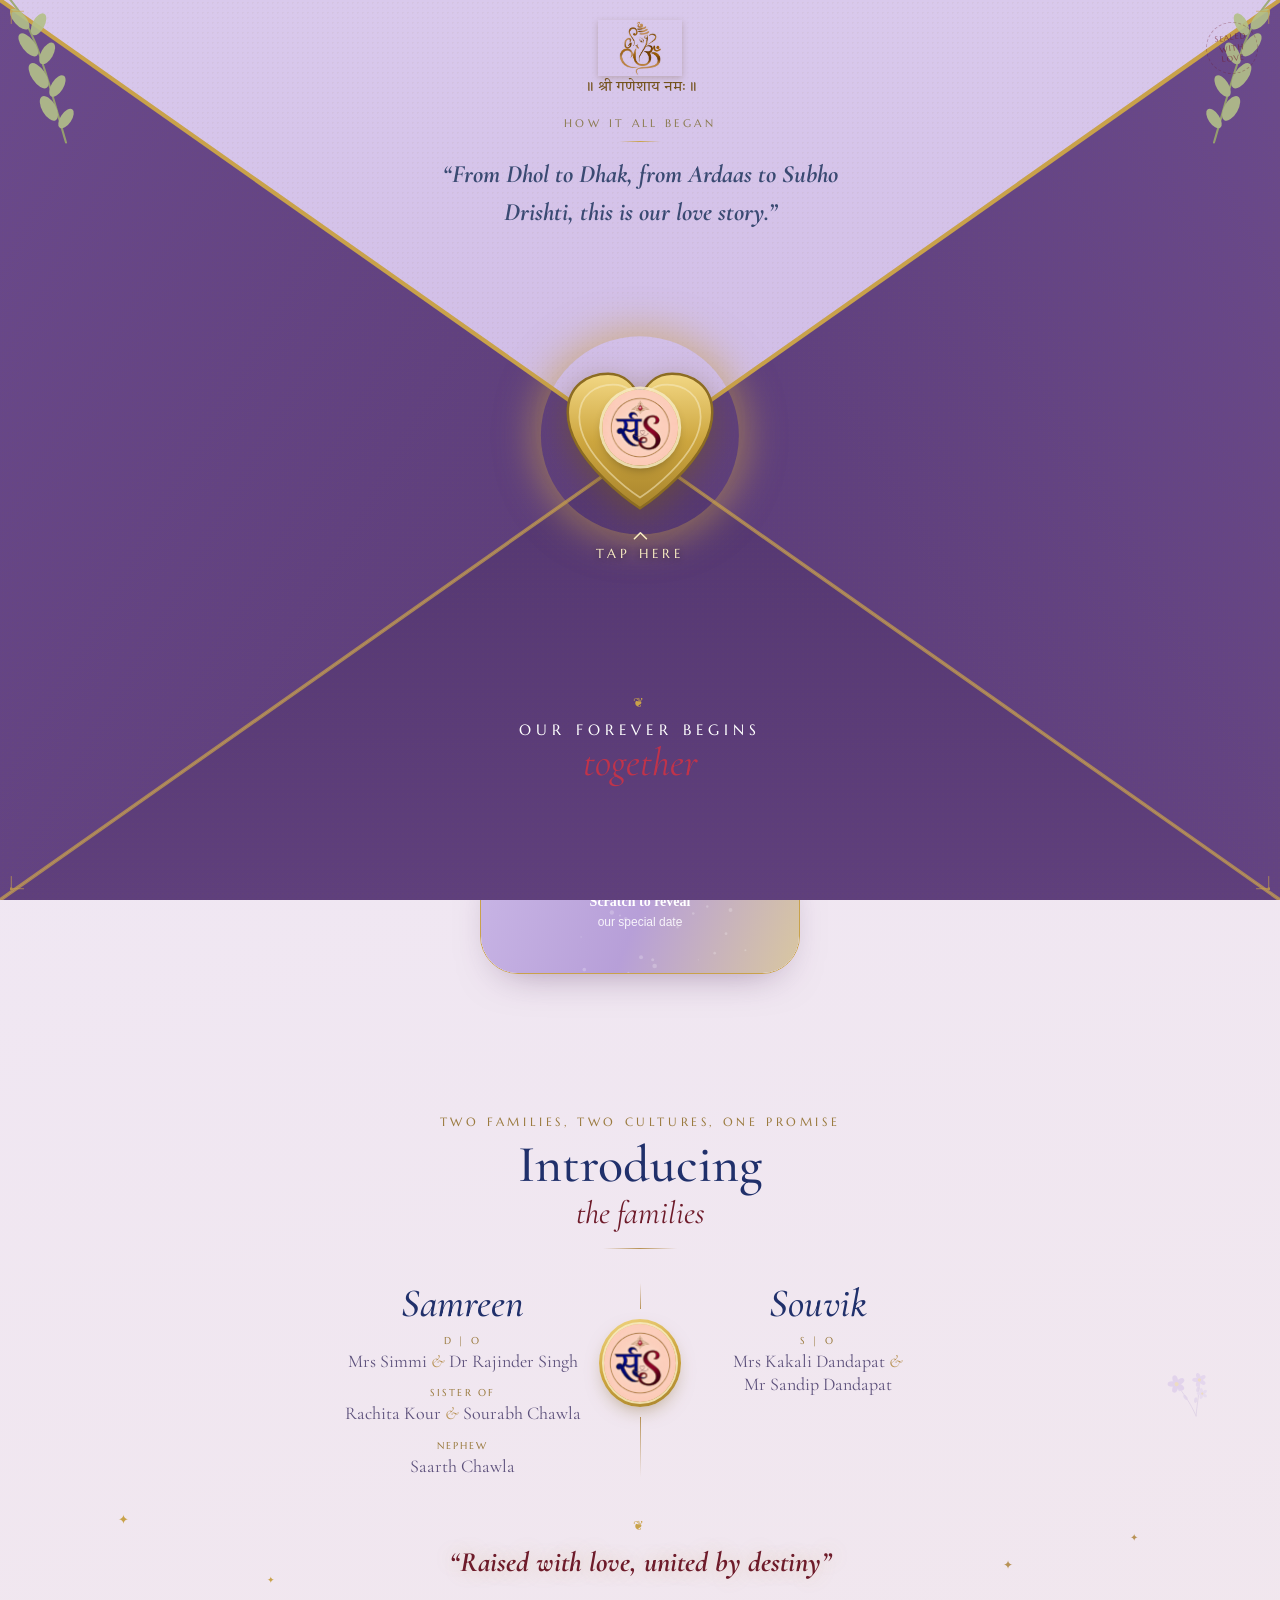
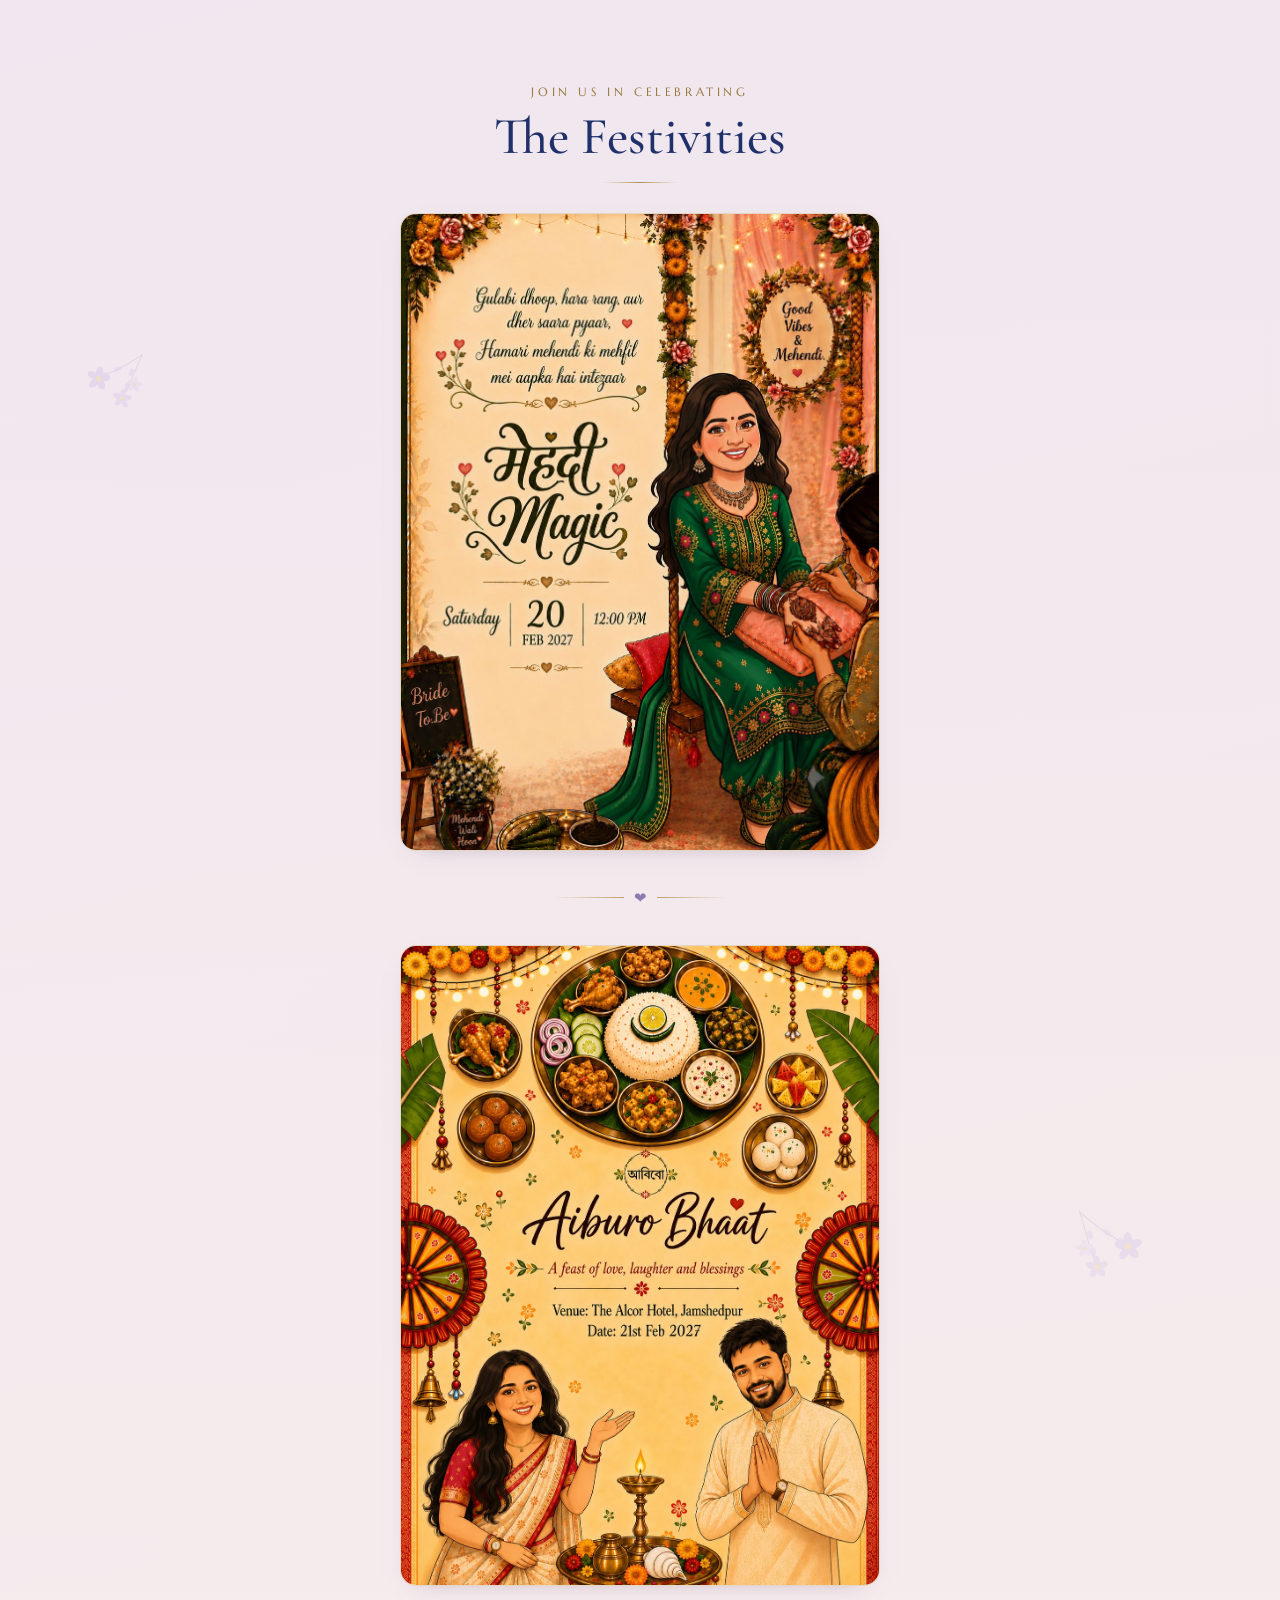
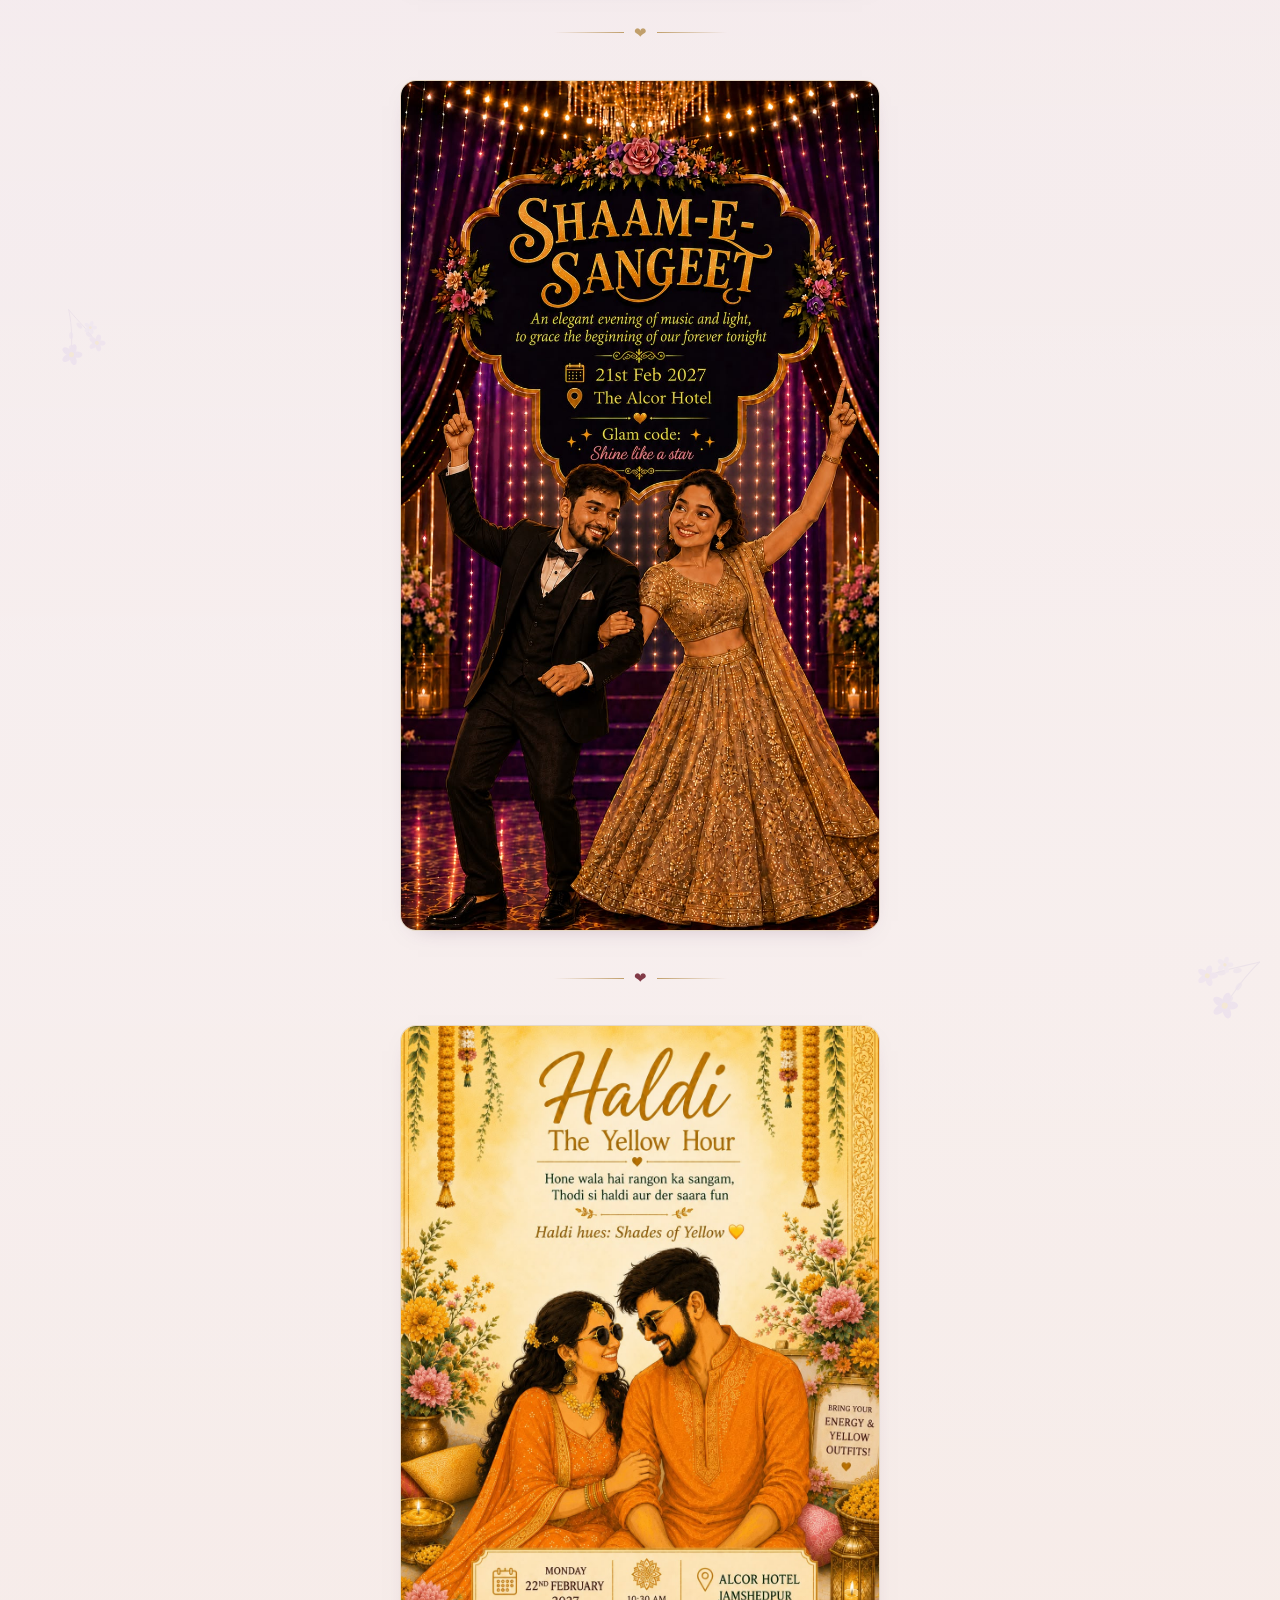
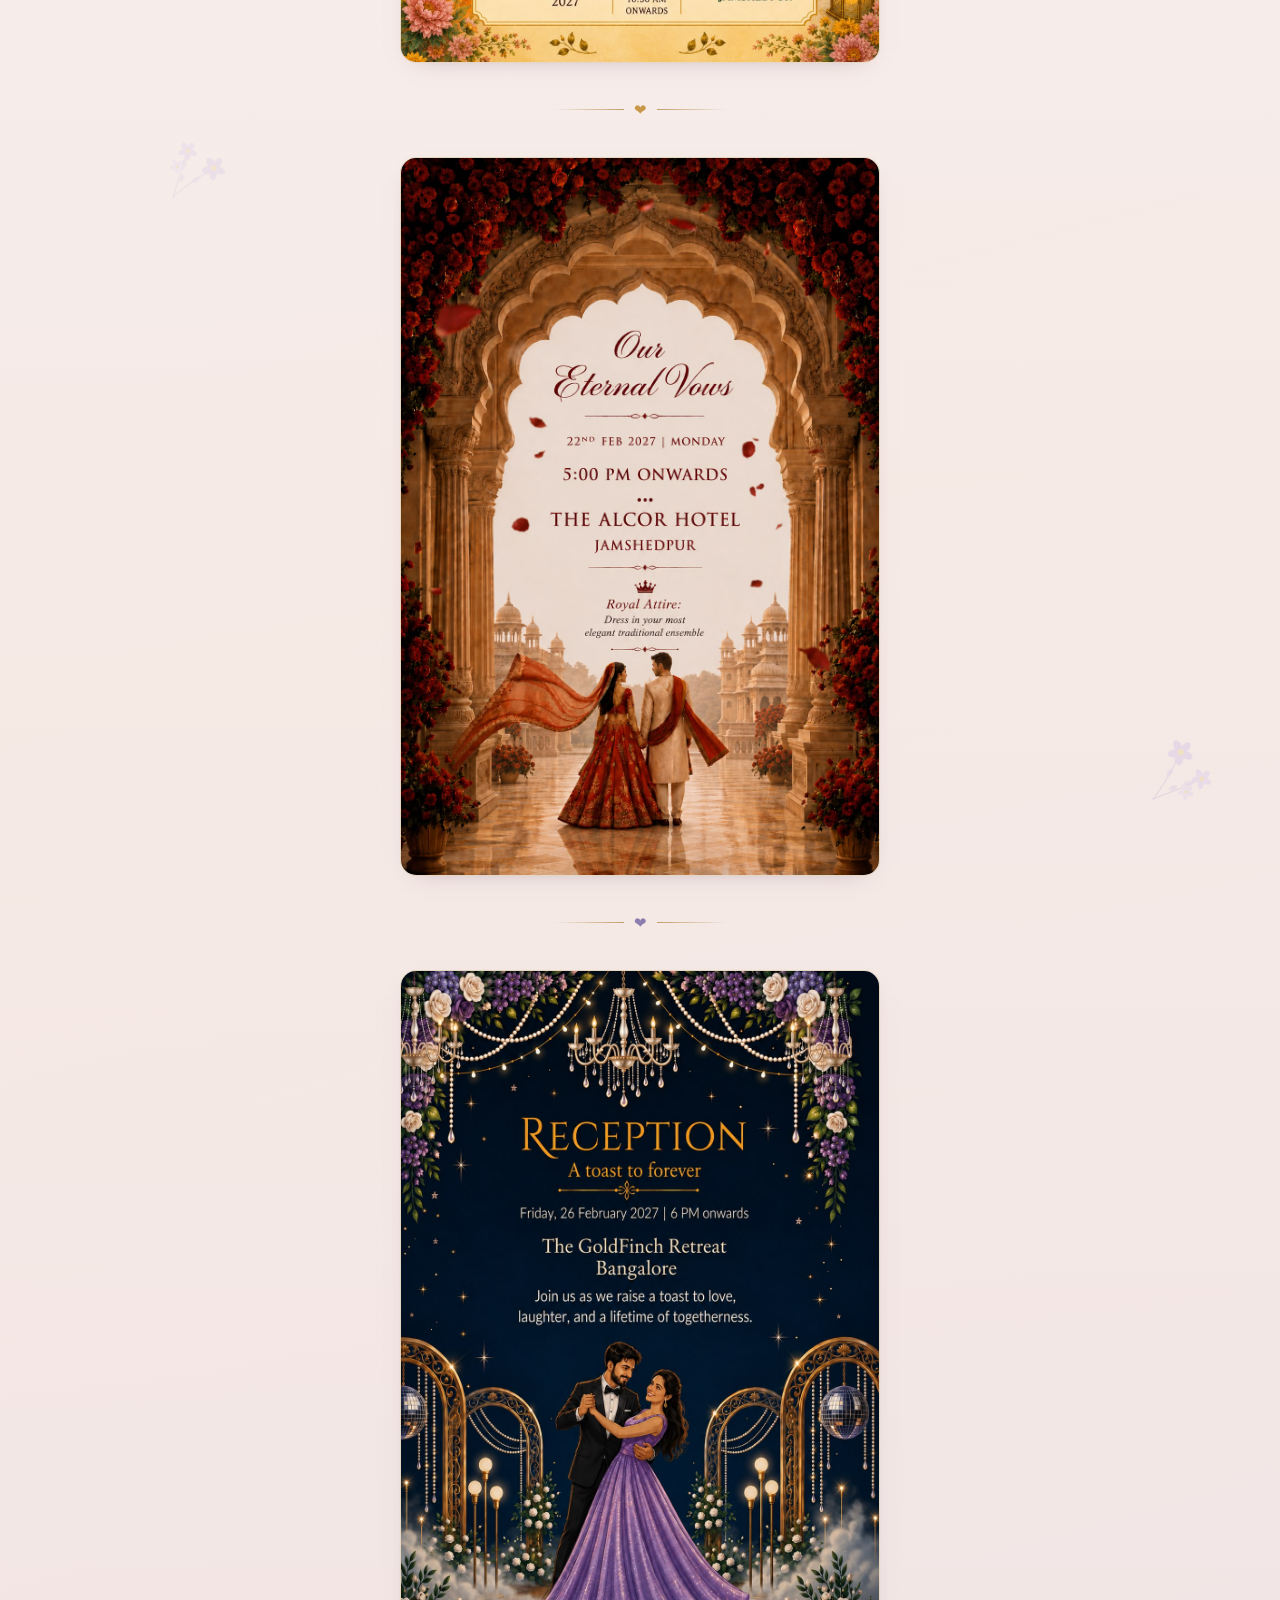
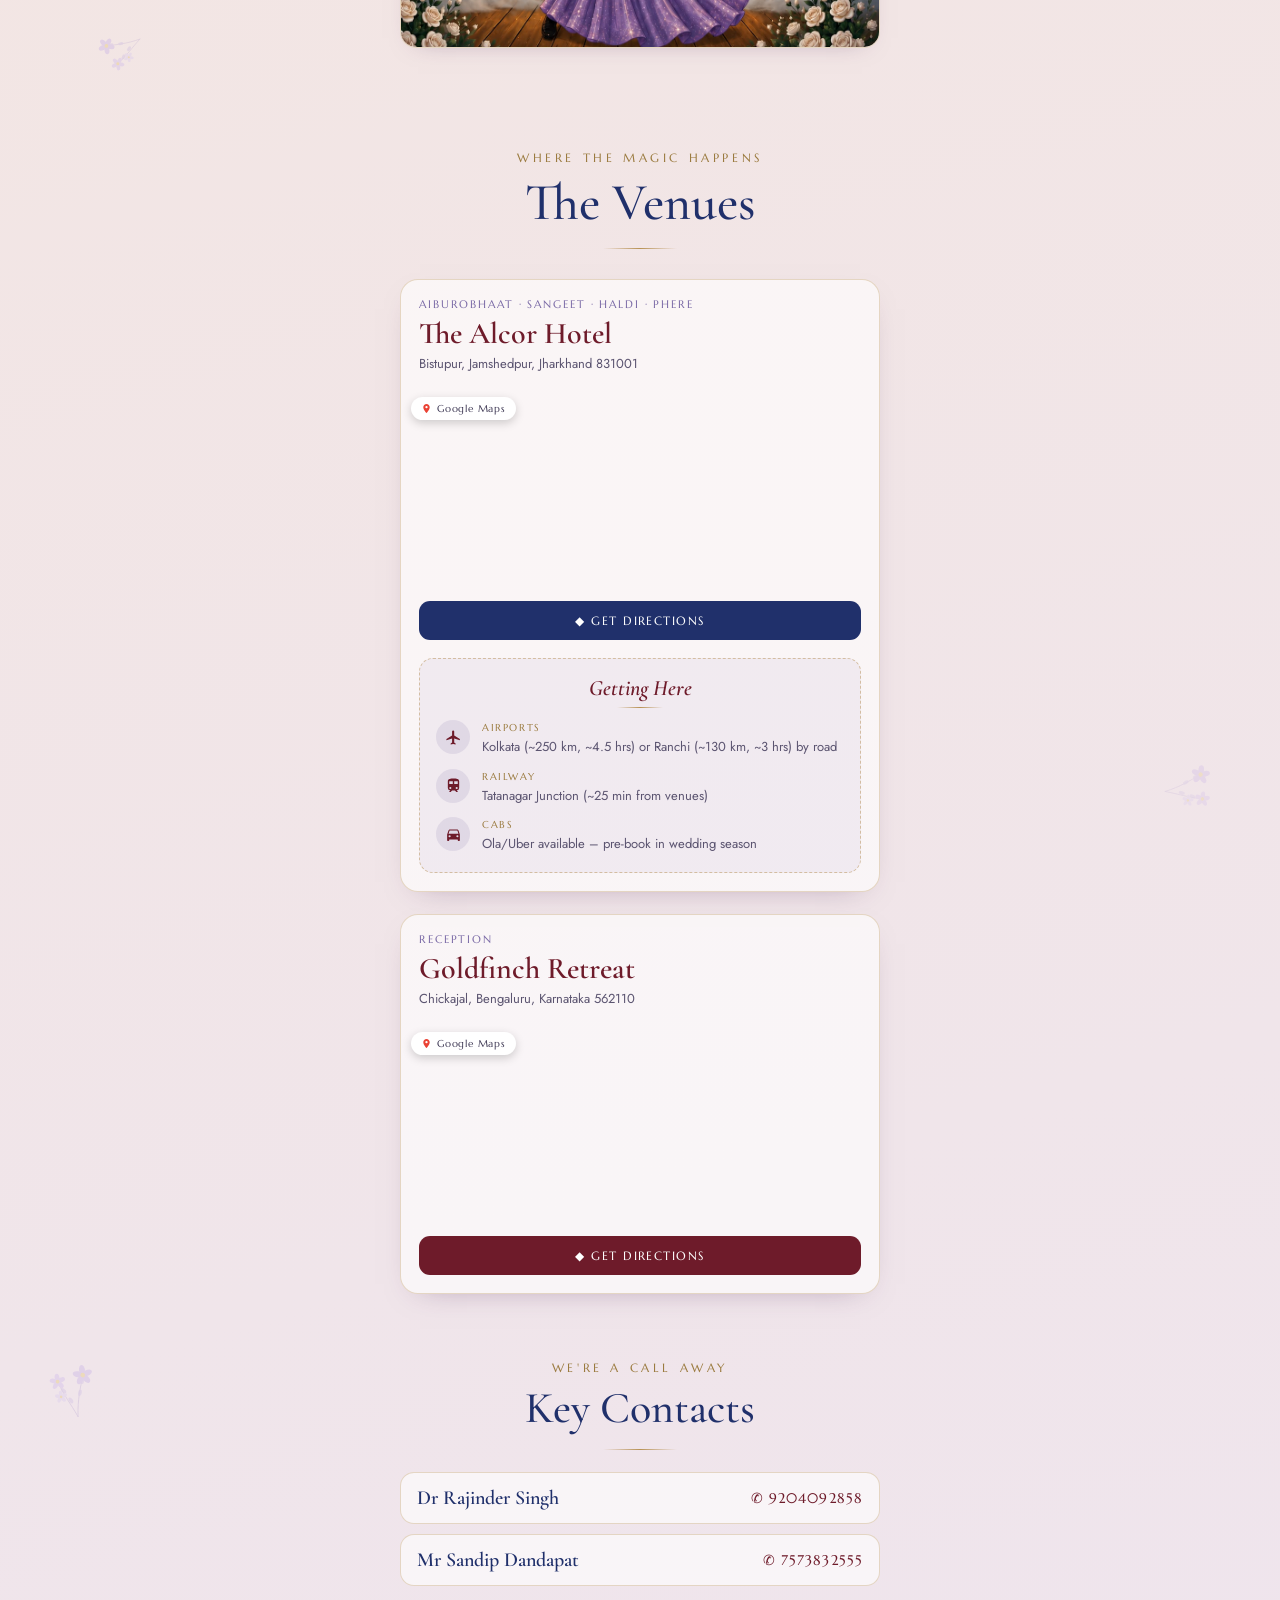
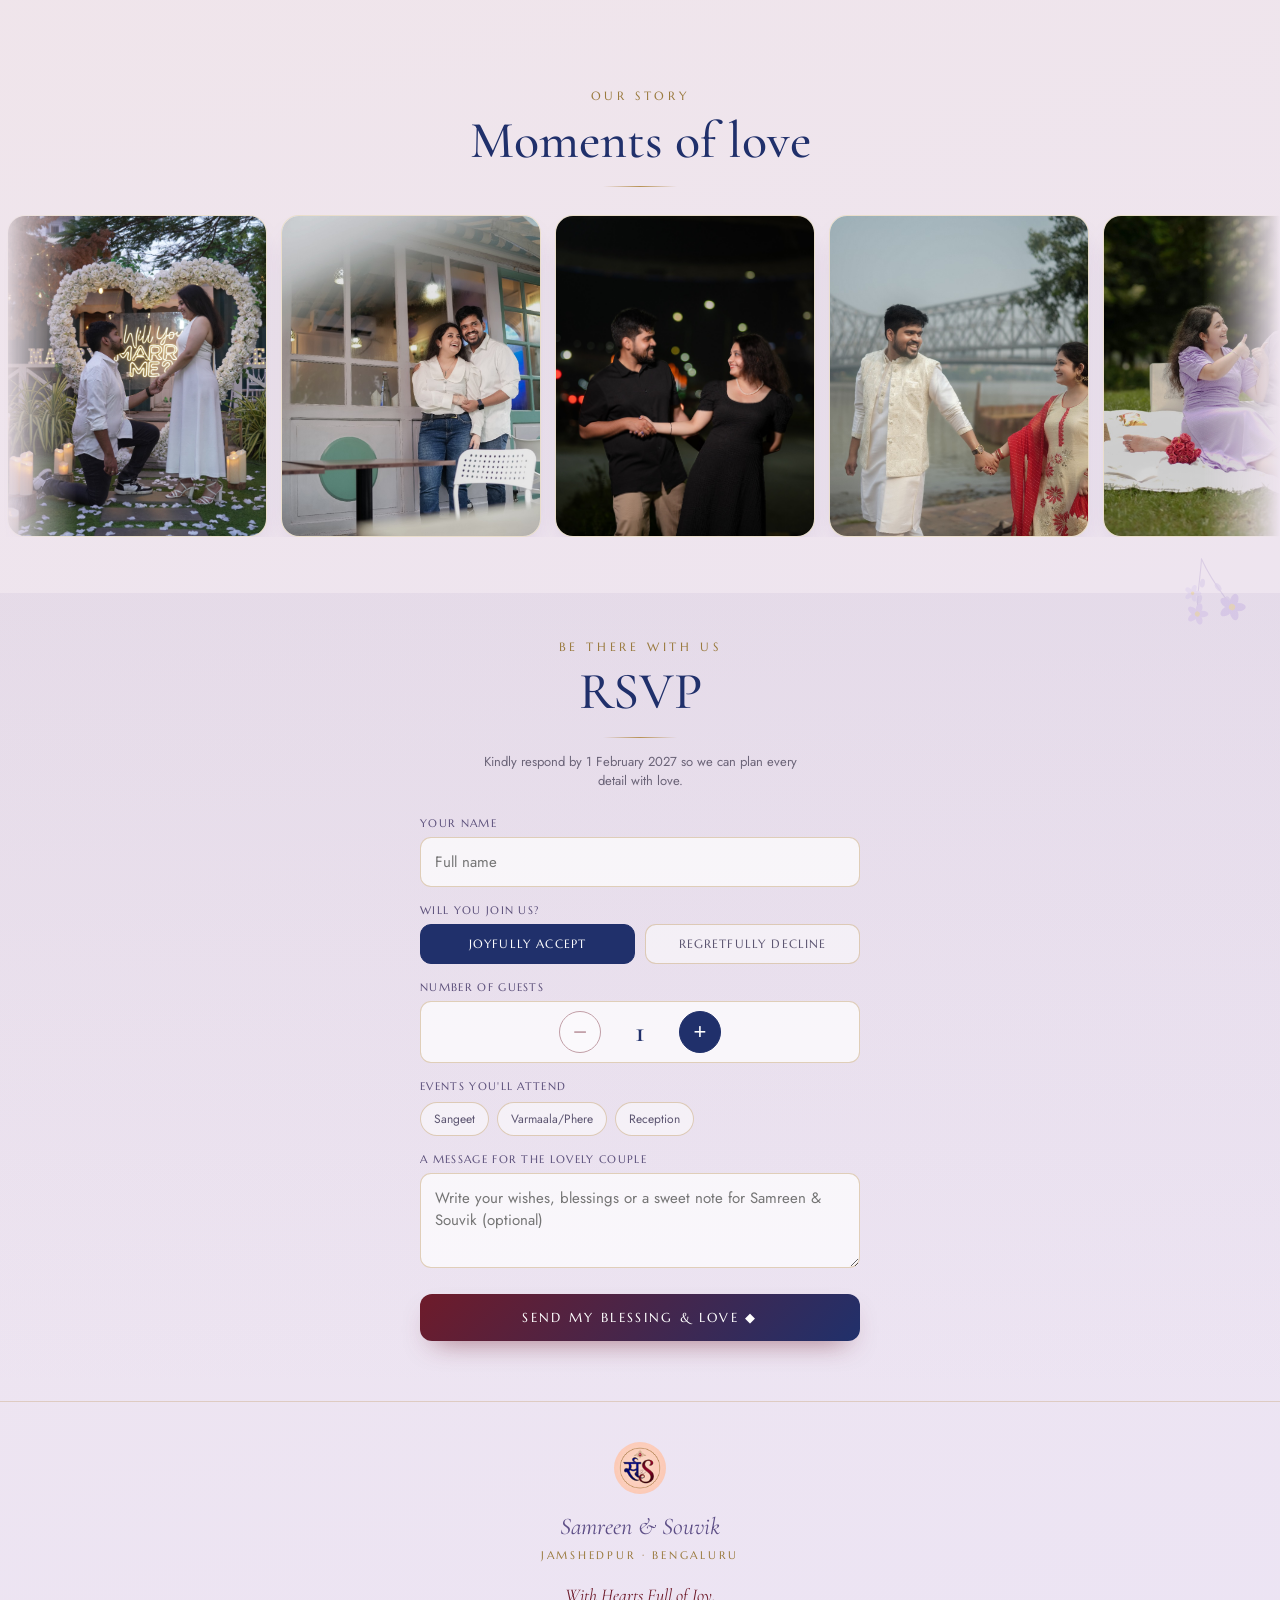
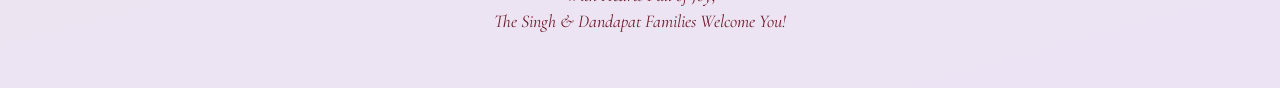
<file: index.html>
<!DOCTYPE html>
<html lang="en">
<head>
<meta charset="utf-8">
<meta name="viewport" content="width=device-width, initial-scale=1">
<title>Samreen &amp; Souvik · Wedding Invitation</title>
<link rel="preconnect" href="https://fonts.googleapis.com">
<link rel="preconnect" href="https://fonts.gstatic.com" crossorigin>
<link href="https://fonts.googleapis.com/css2?family=Cormorant+Garamond:ital,wght@0,400;0,500;0,600;1,400;1,500&family=Jost:wght@300;400;500&family=Marcellus&family=Tiro+Devanagari+Hindi&display=swap" rel="stylesheet">
<style>
  * { box-sizing: border-box; }
  html { scroll-behavior: smooth; }
  body { margin: 0; font-family: 'Jost', sans-serif; color: #3a3450; background: linear-gradient(165deg,#efe7f6 0%,#f4e6e0 55%,#ece4f4 100%); overflow-x: hidden; }
  a { color: inherit; }
  @keyframes floatPulse { 0%,100% { transform: scale(1); } 50% { transform: scale(1.045); } }
  @keyframes fadeUp { from { opacity: 0; transform: translateY(16px); } to { opacity: 1; transform: translateY(0); } }
  @keyframes hintBob { 0%,100% { transform: translateY(0); opacity: .55; } 50% { transform: translateY(6px); opacity: 1; } }
  @keyframes kenburns { from { transform: scale(1); } to { transform: scale(1.08); } }
  @keyframes shimmer { 0%,100% { opacity:.35 } 50% { opacity:.9 } }
  @keyframes burst { 0% { transform: translate(-50%,-50%) scale(.2); opacity:0; } 25% { opacity:1; } 100% { transform: translate(-50%,-50%) translate(var(--bx,0), var(--by,0)) scale(1.05) rotate(160deg); opacity:0; } }
  @keyframes sparkleDrift { 0% { transform: translateY(0) translateX(0) scale(1); opacity:0; } 10% { opacity:.9; } 90% { opacity:.7; } 100% { transform: translateY(-115vh) translateX(var(--sx,20px)) scale(.4); opacity:0; } }
  @keyframes celebratePop { 0% { transform: scale(0) rotate(0deg); opacity:0; } 25% { opacity:1; } 55% { transform: scale(1.25) rotate(170deg); opacity:1; } 100% { transform: scale(.85) rotate(340deg); opacity:0; } }
  @keyframes sparkleTwinkle { 0%,100% { opacity:.25; transform:scale(.7) rotate(0deg); } 50% { opacity:1; transform:scale(1.15) rotate(20deg); } }

  /* ENTRY OVERLAY */
  #overlay { position: fixed; inset: 0; z-index: 60; overflow: hidden; background: #f4ecdc; transition: opacity .9s ease; }
  #overlay.gone { opacity: 0; visibility: hidden; }
  .ov-chrome { transition: opacity .55s ease; }
  #overlay.opening .ov-chrome { opacity: 0; }
  .ov-flap { position: absolute; inset: 0; z-index: 2; transition: transform .95s cubic-bezier(.6,0,.2,1), opacity .8s ease .1s; }
  .ov-flap::after { content:''; position:absolute; inset:0; background-image: radial-gradient(rgba(140,108,34,.05) 1px, transparent 1px); background-size: 5px 5px; }
  .ov-flap.left { background: linear-gradient(120deg,#6b4a8c,#4f3168); clip-path: polygon(0 0, 0 100%, 50% 50%); box-shadow: inset 0 0 0 1000px transparent; border-right: 1.5px solid rgba(184,146,85,.35); }
  .ov-flap.right { background: linear-gradient(240deg,#6b4a8c,#4f3168); clip-path: polygon(100% 0, 100% 100%, 50% 50%); border-left: 1.5px solid rgba(184,146,85,.35); }
  .ov-flap.bottom { background: linear-gradient(0deg,#5f3f7c,#4a2f66); clip-path: polygon(0 100%, 100% 100%, 50% 50%); border-top: 1.5px solid rgba(184,146,85,.35); }
  .ov-flap.top { background: linear-gradient(180deg,#d9c9ec,#c6aee0); clip-path: polygon(0 0, 100% 0, 50% 50%); border-bottom: 1.5px solid rgba(184,146,85,.35); z-index: 1; }
  #overlay.opening .ov-flap.top { transform: translateY(-65%); opacity: 0; }
  #overlay.opening .ov-flap.left { transform: translateX(-65%); opacity: 0; }
  #overlay.opening .ov-flap.right { transform: translateX(65%); opacity: 0; }
  #overlay.opening .ov-flap.bottom { transform: translateY(72%); opacity: 0; }
  .ov-seal { position: absolute; left: 50%; top: 49%; z-index: 5; transform: translate(-50%,-50%) scale(1); opacity: 1; transition: all .8s ease; }
  #overlay.opening .ov-seal { transform: translate(-50%,-50%) scale(1.25); opacity: 0; }
  @keyframes tapNudge { 0%,100% { transform: translateY(0); opacity: .7; } 50% { transform: translateY(-5px); opacity: 1; } }
  @keyframes tapBreathe { 0%,100% { opacity: .75; letter-spacing: .3em; } 50% { opacity: 1; letter-spacing: .36em; } }
  @media (max-width: 480px) {
    .ov-quote { width: 88% !important; }
    .ov-quote-p { font-size: clamp(15px,4.3vw,17px) !important; line-height: 1.4 !important; }
    .ov-quote-p span { display: block; }
  }
  @media (max-width: 480px) and (max-height: 640px) {
    .ov-quote-p { font-size: 14px !important; line-height: 1.35 !important; }
    .ov-quote-rule { margin: 7px auto 8px !important; }
    .ov-gan-img { height: 36px !important; }
  }
  .ov-flash { position: absolute; inset: 0; z-index: 6; pointer-events: none; opacity: 0; background: radial-gradient(circle at 50% 49%, #fff 0%, rgba(255,250,230,.95) 22%, rgba(255,230,160,.55) 45%, rgba(255,230,160,0) 70%); }
  #overlay.opening .ov-flash { animation: envFlash .7s ease-out forwards; }
  @keyframes envFlash { 0% { opacity: 0; transform: scale(.3); } 18% { opacity: 1; transform: scale(1.1); } 100% { opacity: 0; transform: scale(2.4); } }

  /* SCRATCH */
  #scratchCanvas { transition: opacity .5s ease; }
  .scratch-cleared #scratchCanvas { opacity: 0; pointer-events: none; }

  /* COUNTDOWN reveal */
  #countdownGrid { opacity: 0; max-height: 0; overflow: hidden; transition: opacity .7s ease, max-height .8s ease, margin-top .7s ease; }
  #countdownGrid.revealed { opacity: 1; max-height: 360px; margin-top: 28px; }
  #foreverQuote { opacity: 0; max-height: 0; overflow: hidden; transition: opacity .7s ease, max-height .8s ease, margin-top .7s ease; }
  #foreverQuote.revealed { opacity: 1; max-height: 140px; margin-top: 30px; }

  /* GALLERY */
  @keyframes galleryScroll { 0% { transform: translateX(0); } 100% { transform: translateX(calc(-50% - 7px)); } }
  .gallery-track:hover { animation-play-state: paused; }

  @media (max-width: 880px) {
    .venue-grid { grid-template-columns: 1fr !important; }
  }
</style>
</head>
<body>

<!-- corner florals -->
<div aria-hidden="true" style="position:fixed; inset:0; z-index:1; pointer-events:none; overflow:hidden;" id="florals"></div>
<!-- drifting sparkle bubbles -->
<div aria-hidden="true" style="position:fixed; inset:0; z-index:30; pointer-events:none; overflow:hidden;" id="bubbles"></div>
<!-- full-screen celebration when date is revealed -->
<div aria-hidden="true" style="position:fixed; inset:0; z-index:55; pointer-events:none; overflow:hidden;" id="celebration"></div>

<!-- NAV -->
<nav style="position:sticky; top:0; z-index:40; display:flex; align-items:center; justify-content:center; gap:18px; padding:12px 16px; background:rgba(244,231,228,.72); backdrop-filter:blur(10px); border-bottom:1px solid rgba(184,146,85,.28);">
  <a href="#home" style="display:flex; align-items:center; gap:8px; text-decoration:none;">
    <img src="images/IntialsLogo.png" alt="S&amp;S" style="width:30px; height:30px; border-radius:50%; object-fit:cover; box-shadow:0 1px 4px rgba(110,27,42,.25);">
  </a>
  <div style="display:flex; gap:16px; font-family:'Marcellus',serif; font-size:12.5px; letter-spacing:.14em; text-transform:uppercase; color:#5b4f7a;">
    <a href="#countdown" style="text-decoration:none; color:inherit;">Countdown</a>
    <a href="#events" style="text-decoration:none; color:inherit;">Events</a>
    <a href="#venue" style="text-decoration:none; color:inherit;">Venue</a>
    <a href="#gallery" style="text-decoration:none; color:inherit;">Gallery</a>
    <a href="#rsvp" style="text-decoration:none; color:inherit;">RSVP</a>
  </div>
</nav>

<!-- HERO -->
<section id="home" style="position:relative; display:flex; flex-direction:column; align-items:center; padding:34px 18px 50px;">
  <div style="font-family:'Marcellus',serif; letter-spacing:.34em; text-transform:uppercase; font-size:12px; color:#9a7a3e; margin-bottom:6px;">Meet the couple</div>
  <div style="width:74px; height:1px; background:linear-gradient(90deg,transparent,#b89255,transparent); margin:8px 0 22px;"></div>
  <div style="position:relative; width:min(86vw,440px); aspect-ratio:1/1; border-radius:18px; overflow:hidden; box-shadow:0 18px 50px -20px rgba(80,40,90,.5); border:1px solid rgba(184,146,85,.4);">
    <img src="images/Log.jpeg" alt="Samreen and Souvik" style="width:100%; height:100%; object-fit:cover;">
  </div>
  <h1 style="font-family:'Cormorant Garamond',serif; font-weight:500; font-size:clamp(40px,12vw,68px); margin:26px 0 2px; color:#20306b; line-height:1; text-align:center;">Samreen <span style="color:#b89255; font-style:italic; font-weight:400;">&amp;</span> Souvik</h1>
</section>

<!-- COUNTDOWN + SCRATCH -->
<section id="countdown" style="padding:18px 18px 56px; text-align:center;">
  <div style="font-family:'Cormorant Garamond',serif; font-style:italic; font-size:clamp(22px,6vw,28px); color:#6e1b2a; margin-bottom:4px;">We're getting married</div>
  <h2 id="scratchTitle" style="font-family:'Cormorant Garamond',serif; font-weight:500; font-style:italic; font-size:clamp(24px,7vw,36px); color:#5d4e86; margin:6px 0 8px;">Save the date</h2>
  <div id="scratchHint" style="font-size:12px; color:#8a7fa6; margin-bottom:18px;"></div>

  <div style="position:relative; width:min(88vw,320px); margin:0 auto 34px;">
    <div id="scratchTicket" style="position:relative; width:100%; height:128px; border-radius:38px; overflow:hidden; border:1.5px solid #c9a24a; box-shadow:0 16px 42px -22px rgba(80,40,90,.55);">
      <div style="position:absolute; inset:0; display:flex; flex-direction:column; align-items:center; justify-content:center; gap:5px; background:linear-gradient(160deg,#fdf6ef,#f1e7fa);">
        <div style="font-family:'Cormorant Garamond',serif; font-weight:600; font-size:clamp(26px,8vw,37px); color:#6e1b2a; line-height:1;">22 February 2027</div>
      </div>
      <canvas id="scratchCanvas" style="position:absolute; inset:0; width:100%; height:100%; touch-action:none; cursor:grab;"></canvas>
      <div id="burstLayer" style="position:absolute; inset:0; pointer-events:none; z-index:5;"></div>
    </div>
  </div>

  <div id="countdownGrid" style="display:grid; grid-template-columns:repeat(4,1fr); gap:10px; max-width:440px; margin:0 auto;">
    <div style="background:rgba(255,255,255,.55); border:1px solid rgba(184,146,85,.35); border-radius:14px; padding:16px 6px;">
      <div id="dd" style="font-family:'Cormorant Garamond',serif; font-weight:600; font-size:clamp(30px,9vw,44px); color:#20306b; line-height:1;">00</div>
      <div style="font-family:'Marcellus',serif; font-size:10px; letter-spacing:.2em; text-transform:uppercase; color:#8a7fa6; margin-top:6px;">Days</div>
    </div>
    <div style="background:rgba(255,255,255,.55); border:1px solid rgba(184,146,85,.35); border-radius:14px; padding:16px 6px;">
      <div id="hh" style="font-family:'Cormorant Garamond',serif; font-weight:600; font-size:clamp(30px,9vw,44px); color:#20306b; line-height:1;">00</div>
      <div style="font-family:'Marcellus',serif; font-size:10px; letter-spacing:.2em; text-transform:uppercase; color:#8a7fa6; margin-top:6px;">Hours</div>
    </div>
    <div style="background:rgba(255,255,255,.55); border:1px solid rgba(184,146,85,.35); border-radius:14px; padding:16px 6px;">
      <div id="mm" style="font-family:'Cormorant Garamond',serif; font-weight:600; font-size:clamp(30px,9vw,44px); color:#20306b; line-height:1;">00</div>
      <div style="font-family:'Marcellus',serif; font-size:10px; letter-spacing:.2em; text-transform:uppercase; color:#8a7fa6; margin-top:6px;">Minutes</div>
    </div>
    <div style="background:rgba(255,255,255,.55); border:1px solid rgba(184,146,85,.35); border-radius:14px; padding:16px 6px;">
      <div id="ss" style="font-family:'Cormorant Garamond',serif; font-weight:600; font-size:clamp(30px,9vw,44px); color:#6e1b2a; line-height:1;">00</div>
      <div style="font-family:'Marcellus',serif; font-size:10px; letter-spacing:.2em; text-transform:uppercase; color:#8a7fa6; margin-top:6px;">Seconds</div>
    </div>
  </div>

  <div id="foreverQuote">
    <div style="color:#c9a24a; font-size:13px; letter-spacing:.3em; margin-bottom:6px;">&#10086;</div>
    <p style="font-family:'Cormorant Garamond',serif; font-style:italic; font-weight:500; font-size:clamp(18px,5vw,26px); color:#6e1b2a; margin:0 auto; max-width:380px; line-height:1.4;">&ldquo;Until our forever begins&rdquo;</p>
  </div>
</section>

<!-- FAMILIES -->
<section id="families" style="padding:50px 18px 56px; text-align:center;">
  <div style="font-family:'Marcellus',serif; letter-spacing:.3em; text-transform:uppercase; font-size:12px; color:#9a7a3e;">Two families, two cultures, one promise</div>
  <h2 style="font-family:'Cormorant Garamond',serif; font-weight:500; font-size:clamp(34px,10vw,52px); color:#20306b; margin:10px 0 0; line-height:1;">Introducing</h2>
  <div style="font-family:'Cormorant Garamond',serif; font-style:italic; font-size:clamp(22px,6.5vw,32px); color:#6e1b2a; margin-top:2px;">the families</div>
  <div style="width:74px; height:1px; background:linear-gradient(90deg,transparent,#b89255,transparent); margin:16px auto 0;"></div>

  <div style="display:grid; grid-template-columns:1fr auto 1fr; align-items:start; gap:10px; max-width:600px; margin:34px auto 0;">

    <!-- LEFT: Samreen -->
    <div style="text-align:center;">
      <h3 style="font-family:'Cormorant Garamond',serif; font-style:italic; font-weight:500; font-size:clamp(26px,7.5vw,40px); color:#20306b; margin:0 0 12px; line-height:1;">Samreen</h3>
      <div style="font-family:'Marcellus',serif; letter-spacing:.22em; text-transform:uppercase; font-size:9.5px; color:#9a7a3e; margin-bottom:3px;">D | O</div>
      <div style="font-family:'Cormorant Garamond',serif; font-size:clamp(15px,4vw,18px); color:#5b4f7a; line-height:1.3;">Mrs Simmi <span style="color:#b89255; font-style:italic;">&amp;</span> Dr Rajinder Singh</div>
      <div style="font-family:'Marcellus',serif; letter-spacing:.22em; text-transform:uppercase; font-size:9.5px; color:#9a7a3e; margin:14px 0 3px;">Sister of</div>
      <div style="font-family:'Cormorant Garamond',serif; font-size:clamp(15px,4vw,18px); color:#5b4f7a; line-height:1.3;">Rachita Kour <span style="color:#b89255; font-style:italic;">&amp;</span> Sourabh Chawla</div>
      <div style="font-family:'Marcellus',serif; letter-spacing:.22em; text-transform:uppercase; font-size:9.5px; color:#9a7a3e; margin:14px 0 3px;">Nephew</div>
      <div style="font-family:'Cormorant Garamond',serif; font-size:clamp(15px,4vw,18px); color:#5b4f7a; line-height:1.3;">Saarth Chawla</div>
    </div>

    <!-- CENTER: logo -->
    <div style="display:flex; flex-direction:column; align-items:center; gap:10px; padding:0 4px;">
      <div style="width:1px; height:26px; background:linear-gradient(180deg,transparent,#b89255);"></div>
      <div style="position:relative; width:clamp(58px,16vw,82px); aspect-ratio:1/1; border-radius:50%; padding:5px; background:linear-gradient(160deg,#f2d784,#cda63f,#a8842c); box-shadow:0 8px 20px -8px rgba(120,90,20,.55);">
        <img src="images/IntialsLogo.png" alt="S&amp;S" style="width:100%; height:100%; border-radius:50%; object-fit:cover; box-shadow:0 0 0 2px rgba(248,236,194,.85);">
      </div>
      <div style="width:1px; flex:1; min-height:60px; background:linear-gradient(180deg,#b89255,transparent);"></div>
    </div>

    <!-- RIGHT: Souvik -->
    <div style="text-align:center;">
      <h3 style="font-family:'Cormorant Garamond',serif; font-style:italic; font-weight:500; font-size:clamp(26px,7.5vw,40px); color:#20306b; margin:0 0 12px; line-height:1;">Souvik</h3>
      <div style="font-family:'Marcellus',serif; letter-spacing:.22em; text-transform:uppercase; font-size:9.5px; color:#9a7a3e; margin-bottom:3px;">S | O</div>
      <div style="font-family:'Cormorant Garamond',serif; font-size:clamp(15px,4vw,18px); color:#5b4f7a; line-height:1.3;">Mrs Kakali Dandapat <span style="color:#b89255; font-style:italic;">&amp;</span><br>Mr Sandip Dandapat</div>
    </div>

  </div>

  <div style="margin-top:38px; position:relative;">
    <span style="position:absolute; left:8%; top:-6px; font-size:13px; color:#c9a24a; animation:sparkleTwinkle 2.1s ease-in-out infinite;">&#10022;</span>
    <span style="position:absolute; right:10%; top:14px; font-size:10px; color:#b89255; animation:sparkleTwinkle 2.6s ease-in-out infinite .5s;">&#10022;</span>
    <span style="position:absolute; left:20%; bottom:-4px; font-size:9px; color:#c9a24a; animation:sparkleTwinkle 2.3s ease-in-out infinite 1s;">&#10022;</span>
    <span style="position:absolute; right:20%; bottom:8px; font-size:12px; color:#b89255; animation:sparkleTwinkle 2.8s ease-in-out infinite 1.4s;">&#10022;</span>
    <div style="color:#c9a24a; font-size:13px; letter-spacing:.3em; margin-bottom:8px;">&#10086;</div>
    <p style="font-family:'Cormorant Garamond',serif; font-weight:700; font-style:italic; font-size:clamp(20px,5.5vw,28px); color:#6e1b2a; margin:0 auto; max-width:420px; line-height:1.4; text-shadow:0 0 18px rgba(201,162,74,.35);">&ldquo;Raised with love, united by destiny&rdquo;</p>
  </div>
</section>

<!-- EVENTS -->
<section id="events" style="padding:46px 18px 56px; background:linear-gradient(180deg,rgba(255,255,255,.0),rgba(255,255,255,.35),rgba(255,255,255,.0));">
  <div style="text-align:center; margin-bottom:30px;">
    <div style="font-family:'Marcellus',serif; letter-spacing:.3em; text-transform:uppercase; font-size:12px; color:#9a7a3e;">Join us in celebrating</div>
    <h2 style="font-family:'Cormorant Garamond',serif; font-weight:500; font-size:clamp(34px,10vw,52px); color:#20306b; margin:6px 0 0;">The Festivities</h2>
    <div style="width:74px; height:1px; background:linear-gradient(90deg,transparent,#b89255,transparent); margin:14px auto 0;"></div>
  </div>
  <div id="eventsWrap" style="display:flex; flex-direction:column; gap:14px; max-width:480px; margin:0 auto;"></div>
</section>

<!-- VENUE -->
<section id="venue" style="padding:46px 18px 56px;">
  <div style="text-align:center; margin-bottom:30px;">
    <div style="font-family:'Marcellus',serif; letter-spacing:.3em; text-transform:uppercase; font-size:12px; color:#9a7a3e;">Where the magic happens</div>
    <h2 style="font-family:'Cormorant Garamond',serif; font-weight:500; font-size:clamp(34px,10vw,52px); color:#20306b; margin:6px 0 0;">The Venues</h2>
    <div style="width:74px; height:1px; background:linear-gradient(90deg,transparent,#b89255,transparent); margin:14px auto 0;"></div>
  </div>
  <div class="venue-grid" style="display:flex; flex-direction:column; gap:22px; max-width:480px; margin:0 auto;">

    <div style="background:rgba(255,255,255,.62); border:1px solid rgba(184,146,85,.32); border-radius:18px; overflow:hidden; box-shadow:0 10px 30px -20px rgba(80,40,90,.5);">
      <div style="padding:18px 18px 14px;">
        <div style="font-family:'Marcellus',serif; letter-spacing:.18em; text-transform:uppercase; font-size:10.5px; color:#7a6aa6;">Aiburobhaat · Sangeet · Haldi · Phere</div>
        <h3 style="font-family:'Cormorant Garamond',serif; font-weight:600; font-size:30px; color:#6e1b2a; margin:4px 0 2px;">The Alcor Hotel</h3>
        <div style="font-size:13px; color:#5b5470;">Bistupur, Jamshedpur, Jharkhand 831001</div>
      </div>
      <div style="position:relative;">
        <iframe title="Alcor Hotel map" src="https://www.google.com/maps?q=The+Alcor+Hotel,+Bistupur,+Jamshedpur,+Jharkhand+831001&output=embed" style="width:100%; height:200px; border:0; display:block;" loading="lazy" referrerpolicy="no-referrer-when-downgrade"></iframe>
        <div style="position:absolute; top:10px; left:10px; display:flex; align-items:center; gap:5px; background:#fff; padding:5px 10px; border-radius:20px; box-shadow:0 3px 10px rgba(0,0,0,.18); font-family:'Marcellus',serif; font-size:10px; letter-spacing:.08em; color:#3a3450;"><svg width="11" height="13" viewBox="0 0 24 24" fill="#ea4335" xmlns="http://www.w3.org/2000/svg"><path d="M12 2C8.1 2 5 5.1 5 9c0 5.2 7 13 7 13s7-7.8 7-13c0-3.9-3.1-7-7-7zm0 9.5A2.5 2.5 0 1112 6.5a2.5 2.5 0 010 5z"/></svg>Google Maps</div>
      </div>
      <div style="padding:14px 18px 18px;">
        <a href="https://www.google.com/maps/dir//The+Alcor+Hotel,+Holding+No.4,+Ram+Das+Bhatta+Cir,+New+Rani+Kudar,+Bistupur,+Jamshedpur,+Jharkhand+831001" target="_blank" rel="noopener" style="display:flex; align-items:center; justify-content:center; gap:8px; text-decoration:none; background:#20306b; color:#fff; font-family:'Marcellus',serif; letter-spacing:.12em; text-transform:uppercase; font-size:12px; padding:12px; border-radius:11px;">&#9670; Get Directions</a>
        <div style="margin-top:18px; padding:16px 16px 18px; border-radius:14px; background:rgba(122,106,166,.07); border:1px dashed rgba(184,146,85,.5);"><div style="font-family:'Cormorant Garamond',serif; font-weight:600; font-style:italic; font-size:22px; color:#6e1b2a; text-align:center;">Getting Here</div><div style="width:46px; height:1px; background:linear-gradient(90deg,transparent,#b89255,transparent); margin:6px auto 2px;"></div><div style="display:flex; align-items:flex-start; gap:12px; margin-top:12px;"><span style="flex:0 0 34px; width:34px; height:34px; border-radius:50%; background:rgba(122,106,166,.14); color:#6e1b2a; display:flex; align-items:center; justify-content:center;"><svg viewBox="0 0 24 24" width="17" height="17" fill="currentColor" aria-hidden="true"><path d="M21 16v-2l-8-5V3.5a1.5 1.5 0 0 0-3 0V9l-8 5v2l8-2.5V19l-2 1.5V22l3.5-1 3.5 1v-1.5L13 19v-5.5z"/></svg></span><div style="font-size:13px; line-height:1.5; color:#5b5470;"><div style="font-family:'Marcellus',serif; letter-spacing:.16em; text-transform:uppercase; font-size:10px; color:#9a7a3e; margin-bottom:2px;">Airports</div>Kolkata (~250 km, ~4.5 hrs) or Ranchi (~130 km, ~3 hrs) by road</div></div><div style="display:flex; align-items:flex-start; gap:12px; margin-top:12px;"><span style="flex:0 0 34px; width:34px; height:34px; border-radius:50%; background:rgba(122,106,166,.14); color:#6e1b2a; display:flex; align-items:center; justify-content:center;"><svg viewBox="0 0 24 24" width="17" height="17" fill="currentColor" aria-hidden="true"><path d="M12 2C8 2 4 2.5 4 6v9.5A3.5 3.5 0 0 0 7.5 19L6 20.5V21h2l2-2h4l2 2h2v-.5L16.5 19a3.5 3.5 0 0 0 3.5-3.5V6c0-3.5-4-4-8-4zM7.5 17a1.5 1.5 0 1 1 0-3 1.5 1.5 0 0 1 0 3zM11 10H6V6h5v4zm2 0V6h5v4h-5zm3.5 7a1.5 1.5 0 1 1 0-3 1.5 1.5 0 0 1 0 3z"/></svg></span><div style="font-size:13px; line-height:1.5; color:#5b5470;"><div style="font-family:'Marcellus',serif; letter-spacing:.16em; text-transform:uppercase; font-size:10px; color:#9a7a3e; margin-bottom:2px;">Railway</div>Tatanagar Junction (~25 min from venues)</div></div><div style="display:flex; align-items:flex-start; gap:12px; margin-top:12px;"><span style="flex:0 0 34px; width:34px; height:34px; border-radius:50%; background:rgba(122,106,166,.14); color:#6e1b2a; display:flex; align-items:center; justify-content:center;"><svg viewBox="0 0 24 24" width="17" height="17" fill="currentColor" aria-hidden="true"><path d="M18.92 6.01C18.72 5.42 18.16 5 17.5 5h-11c-.66 0-1.21.42-1.42 1.01L3 12v8a1 1 0 0 0 1 1h1a1 1 0 0 0 1-1v-1h12v1a1 1 0 0 0 1 1h1a1 1 0 0 0 1-1v-8l-2.08-5.99zM6.5 16a1.5 1.5 0 1 1 0-3 1.5 1.5 0 0 1 0 3zm11 0a1.5 1.5 0 1 1 0-3 1.5 1.5 0 0 1 0 3zM5 11l1.5-4.5h11L19 11H5z"/></svg></span><div style="font-size:13px; line-height:1.5; color:#5b5470;"><div style="font-family:'Marcellus',serif; letter-spacing:.16em; text-transform:uppercase; font-size:10px; color:#9a7a3e; margin-bottom:2px;">Cabs</div>Ola/Uber available &ndash; pre-book in wedding season</div></div></div>
      </div>
    </div>

    <div style="background:rgba(255,255,255,.62); border:1px solid rgba(184,146,85,.32); border-radius:18px; overflow:hidden; box-shadow:0 10px 30px -20px rgba(80,40,90,.5);">
      <div style="padding:18px 18px 14px;">
        <div style="font-family:'Marcellus',serif; letter-spacing:.18em; text-transform:uppercase; font-size:10.5px; color:#7a6aa6;">Reception</div>
        <h3 style="font-family:'Cormorant Garamond',serif; font-weight:600; font-size:30px; color:#6e1b2a; margin:4px 0 2px;">Goldfinch Retreat</h3>
        <div style="font-size:13px; color:#5b5470;">Chickajal, Bengaluru, Karnataka 562110</div>
      </div>
      <div style="position:relative;">
        <iframe title="Goldfinch Retreat map" src="https://www.google.com/maps?q=Goldfinch+Retreat,+Rashi+Orchid,+Kempegowda+International+Airport+Road,+behind+itc,+Chickajal+P.O,+Tharabanahalli,+Bengaluru,+Karnataka+562110&output=embed" style="width:100%; height:200px; border:0; display:block;" loading="lazy" referrerpolicy="no-referrer-when-downgrade"></iframe>
        <div style="position:absolute; top:10px; left:10px; display:flex; align-items:center; gap:5px; background:#fff; padding:5px 10px; border-radius:20px; box-shadow:0 3px 10px rgba(0,0,0,.18); font-family:'Marcellus',serif; font-size:10px; letter-spacing:.08em; color:#3a3450;"><svg width="11" height="13" viewBox="0 0 24 24" fill="#ea4335" xmlns="http://www.w3.org/2000/svg"><path d="M12 2C8.1 2 5 5.1 5 9c0 5.2 7 13 7 13s7-7.8 7-13c0-3.9-3.1-7-7-7zm0 9.5A2.5 2.5 0 1112 6.5a2.5 2.5 0 010 5z"/></svg>Google Maps</div>
      </div>
      <div style="padding:14px 18px 18px;">
        <a href="https://www.google.com/maps/dir//Goldfinch+Retreat,+Rashi+Orchid,+Kempegowda+International,+Airport+Road,+behind+itc,+Chickajal+P.O,+Tharabanahalli,+Bengaluru,+Karnataka+562110" target="_blank" rel="noopener" style="display:flex; align-items:center; justify-content:center; gap:8px; text-decoration:none; background:#6e1b2a; color:#fff; font-family:'Marcellus',serif; letter-spacing:.12em; text-transform:uppercase; font-size:12px; padding:12px; border-radius:11px;">&#9670; Get Directions</a>
      </div>
    </div>

  </div>
</section>

<!-- KEY CONTACTS -->
<section id="contacts" style="padding:10px 18px 56px;">
  <div style="text-align:center; margin-bottom:22px;">
    <div style="font-family:'Marcellus',serif; letter-spacing:.3em; text-transform:uppercase; font-size:12px; color:#9a7a3e;">We're a call away</div>
    <h2 style="font-family:'Cormorant Garamond',serif; font-weight:500; font-size:clamp(30px,9vw,44px); color:#20306b; margin:6px 0 0;">Key Contacts</h2>
    <div style="width:74px; height:1px; background:linear-gradient(90deg,transparent,#b89255,transparent); margin:14px auto 0;"></div>
  </div>
  <div style="display:flex; flex-direction:column; gap:10px; max-width:480px; margin:0 auto;">
    <div style="display:flex; align-items:center; justify-content:space-between; gap:12px; padding:13px 16px; background:rgba(255,255,255,.62); border:1px solid rgba(184,146,85,.32); border-radius:14px;"><div style="font-family:'Cormorant Garamond',serif; font-weight:600; font-size:20px; color:#20306b;">Dr Rajinder Singh</div><a href="tel:+919204092858" aria-label="Call 9204092858" style="text-decoration:none; font-family:'Marcellus',serif; letter-spacing:.08em; font-size:14px; color:#6e1b2a;">&#9990; 9204092858</a></div>
    <div style="display:flex; align-items:center; justify-content:space-between; gap:12px; padding:13px 16px; background:rgba(255,255,255,.62); border:1px solid rgba(184,146,85,.32); border-radius:14px;"><div style="font-family:'Cormorant Garamond',serif; font-weight:600; font-size:20px; color:#20306b;">Mr Sandip Dandapat</div><a href="tel:+917573832555" aria-label="Call 7573832555" style="text-decoration:none; font-family:'Marcellus',serif; letter-spacing:.08em; font-size:14px; color:#6e1b2a;">&#9990; 7573832555</a></div>
  </div>
</section>

<!-- GALLERY -->
<section id="gallery" style="padding:46px 0 56px;">
  <div style="text-align:center; margin-bottom:28px; padding:0 18px;">
    <div style="font-family:'Marcellus',serif; letter-spacing:.3em; text-transform:uppercase; font-size:12px; color:#9a7a3e;">Our Story</div>
    <h2 style="font-family:'Cormorant Garamond',serif; font-weight:500; font-size:clamp(34px,10vw,52px); color:#20306b; margin:6px 0 0;">Moments of love</h2>
    <div style="width:74px; height:1px; background:linear-gradient(90deg,transparent,#b89255,transparent); margin:14px auto 0;"></div>
  </div>
  <div style="overflow:hidden; -webkit-mask-image:linear-gradient(90deg,transparent,#000 6%,#000 94%,transparent); mask-image:linear-gradient(90deg,transparent,#000 6%,#000 94%,transparent);">
    <div class="gallery-track" style="display:flex; gap:14px; width:max-content; padding:0 7px; animation:galleryScroll 36s linear infinite;" id="galleryTrack"></div>
  </div>
</section>

<!-- RSVP -->
<section id="rsvp" style="padding:46px 18px 60px; background:linear-gradient(180deg,rgba(122,106,166,.08),rgba(122,106,166,.0));">
  <div style="text-align:center; margin-bottom:26px;">
    <div style="font-family:'Marcellus',serif; letter-spacing:.3em; text-transform:uppercase; font-size:12px; color:#9a7a3e;">Be there with us</div>
    <h2 style="font-family:'Cormorant Garamond',serif; font-weight:500; font-size:clamp(34px,10vw,52px); color:#20306b; margin:6px 0 0;">RSVP</h2>
    <div style="width:74px; height:1px; background:linear-gradient(90deg,transparent,#b89255,transparent); margin:14px auto 0;"></div>
    <p style="font-size:13px; color:#6b6478; margin:14px auto 0; max-width:340px;">Kindly respond by 1 February 2027 so we can plan every detail with love.</p>
  </div>

  <form id="rsvpForm" style="max-width:440px; margin:0 auto; display:flex; flex-direction:column; gap:16px;">
    <div>
      <label style="display:block; font-family:'Marcellus',serif; font-size:11px; letter-spacing:.12em; text-transform:uppercase; color:#5b4f7a; margin-bottom:7px;">Your Name</label>
      <input id="rName" type="text" placeholder="Full name" style="width:100%; box-sizing:border-box; padding:13px 14px; border-radius:11px; border:1px solid rgba(184,146,85,.4); background:rgba(255,255,255,.7); font-family:'Jost',sans-serif; font-size:15px; color:#3a3450; outline:none;">
    </div>

    <div>
      <label style="display:block; font-family:'Marcellus',serif; font-size:11px; letter-spacing:.12em; text-transform:uppercase; color:#5b4f7a; margin-bottom:7px;">Will you join us?</label>
      <div style="display:flex; gap:10px;">
        <div id="attendYes" data-attend="yes" class="attend-btn" style="flex:1; cursor:pointer; text-align:center; padding:12px; border-radius:11px; font-family:'Marcellus',serif; letter-spacing:.1em; text-transform:uppercase; font-size:11.5px; transition:all .2s; border:1px solid #20306b; background:#20306b; color:#fff;">Joyfully accept</div>
        <div id="attendNo" data-attend="no" class="attend-btn" style="flex:1; cursor:pointer; text-align:center; padding:12px; border-radius:11px; font-family:'Marcellus',serif; letter-spacing:.1em; text-transform:uppercase; font-size:11.5px; transition:all .2s; border:1px solid rgba(184,146,85,.4); background:rgba(255,255,255,.5); color:#5b5470;">Regretfully decline</div>
      </div>
    </div>

    <div id="attendingExtra" style="display:flex; flex-direction:column; gap:16px;">
      <div>
        <label style="display:block; font-family:'Marcellus',serif; font-size:11px; letter-spacing:.12em; text-transform:uppercase; color:#5b4f7a; margin-bottom:7px;">Number of Guests</label>
        <div style="display:flex; align-items:center; justify-content:center; gap:22px; background:rgba(255,255,255,.7); border:1px solid rgba(184,146,85,.4); border-radius:11px; padding:9px;">
          <button type="button" id="gMinus" aria-label="Fewer guests" style="width:42px; height:42px; border-radius:50%; border:1px solid #6e1b2a; background:#fff; color:#6e1b2a; font-size:24px; line-height:1; cursor:pointer; display:flex; align-items:center; justify-content:center;">&minus;</button>
          <div id="gCount" style="font-family:'Cormorant Garamond',serif; font-weight:600; font-size:30px; color:#20306b; min-width:34px; text-align:center;">1</div>
          <button type="button" id="gPlus" aria-label="More guests" style="width:42px; height:42px; border-radius:50%; border:1px solid #20306b; background:#20306b; color:#fff; font-size:22px; line-height:1; cursor:pointer; display:flex; align-items:center; justify-content:center;">+</button>
        </div>
      </div>
      <div>
        <label style="display:block; font-family:'Marcellus',serif; font-size:11px; letter-spacing:.12em; text-transform:uppercase; color:#5b4f7a; margin-bottom:9px;">Events you'll attend</label>
        <div id="eventChips" style="display:flex; flex-wrap:wrap; gap:8px;"></div>
      </div>
    </div>

    <div>
      <label for="rMsg" style="display:block; font-family:'Marcellus',serif; font-size:11px; letter-spacing:.12em; text-transform:uppercase; color:#5b4f7a; margin-bottom:7px;">A message for the lovely couple</label>
      <textarea id="rMsg" rows="3" maxlength="500" placeholder="Write your wishes, blessings or a sweet note for Samreen &amp; Souvik (optional)" style="width:100%; box-sizing:border-box; padding:13px 14px; border-radius:11px; border:1px solid rgba(184,146,85,.4); background:rgba(255,255,255,.7); font-family:'Jost',sans-serif; font-size:15px; line-height:1.5; color:#3a3450; outline:none; resize:vertical; min-height:84px;"></textarea>
    </div>

    <button type="submit" style="margin-top:4px; padding:15px; border:none; border-radius:12px; background:linear-gradient(135deg,#6e1b2a,#20306b); color:#fff; font-family:'Marcellus',serif; letter-spacing:.18em; text-transform:uppercase; font-size:13px; cursor:pointer; box-shadow:0 12px 28px -14px rgba(110,27,42,.7);">Send My Blessing &amp; Love &#9670;</button>
  </form>

  <div id="rsvpThanks" style="display:none; max-width:440px; margin:0 auto; text-align:center; background:rgba(255,255,255,.66); border:1px solid rgba(184,146,85,.4); border-radius:18px; padding:40px 26px; box-shadow:0 14px 36px -22px rgba(80,40,90,.6); animation:fadeUp .5s ease;">
    <img src="images/IntialsLogo.png" alt="" style="width:64px; height:64px; border-radius:50%; object-fit:cover; margin-bottom:14px;">
    <h3 style="font-family:'Cormorant Garamond',serif; font-weight:600; font-style:italic; font-size:34px; color:#6e1b2a; margin:0 0 8px;">Thank you!</h3>
    <p style="font-size:14px; line-height:1.6; color:#5b5470; margin:0 0 20px;">Your response is received with so much love. We can't wait to celebrate with you.</p>
    <button id="rsvpEdit" style="padding:11px 22px; border:1px solid rgba(184,146,85,.5); border-radius:11px; background:transparent; color:#5b4f7a; font-family:'Marcellus',serif; letter-spacing:.12em; text-transform:uppercase; font-size:11.5px; cursor:pointer;">Edit response</button>
  </div>
</section>

<footer style="padding:40px 18px 54px; text-align:center; border-top:1px solid rgba(184,146,85,.3);">
  <img src="images/IntialsLogo.png" alt="S&amp;S" style="width:52px; height:52px; border-radius:50%; object-fit:cover; margin-bottom:12px;">
  <div style="font-family:'Cormorant Garamond',serif; font-style:italic; font-size:24px; color:#5d4e86;">Samreen &amp; Souvik</div>
  <div style="font-family:'Marcellus',serif; letter-spacing:.26em; text-transform:uppercase; font-size:10.5px; color:#9a7a3e; margin-top:8px;">Jamshedpur · Bengaluru</div>
  <div style="font-family:'Cormorant Garamond',serif; font-style:italic; font-size:clamp(15px,4.2vw,18px); color:#6e1b2a; line-height:1.45; max-width:340px; margin:20px auto 0;">With Hearts Full of Joy,<br>The Singh &amp; Dandapat Families Welcome You!</div>
</footer>

<!-- MUSIC -->
<audio id="weddingAudio" loop preload="none" src="audio/song_1.mp3"></audio>
<button id="musicBtn" aria-label="Toggle music" style="position:fixed; right:16px; bottom:16px; z-index:45; width:46px; height:46px; border-radius:50%; cursor:pointer; border:1px solid rgba(184,146,85,.5); background:rgba(255,255,255,.8); backdrop-filter:blur(8px); color:#6e1b2a; font-size:16px; box-shadow:0 8px 22px -10px rgba(80,40,90,.6); opacity:0; pointer-events:none; transition:opacity .6s ease;">&#9834;</button>

<!-- ENTRY OVERLAY -->
<div id="overlay">

  <!-- scene inside the opening -->
  <div style="position:absolute; inset:0; z-index:0; background:linear-gradient(180deg,#d8e3ef 0%,#e2dff0 32%,#ece6ec 52%,#f2eadd 70%,#f4ecdc 84%);"></div>

  <!-- botanical sprigs -->
  <div class="ov-chrome" style="position:absolute; top:-10px; left:-6px; width:26%; max-width:120px; z-index:4; opacity:.9;" id="sprigL"></div>
  <div class="ov-chrome" style="position:absolute; top:-10px; right:-6px; width:26%; max-width:120px; z-index:4; opacity:.9; transform:scaleX(-1);" id="sprigR"></div>

  <!-- Ganesha invocation, top centre of the envelope -->
  <div class="ov-chrome" style="position:absolute; top:2.2%; left:50%; transform:translateX(-50%); z-index:4; text-align:center; white-space:nowrap; mix-blend-mode:multiply;">
    <img class="ov-gan-img" src="images/Ganesha.png" alt="Lord Ganesha" style="display:block; margin:0 auto; height:clamp(44px,11vw,56px); width:auto; filter:drop-shadow(0 2px 3px rgba(120,90,20,.25));">
    <div style="font-family:'Tiro Devanagari Hindi','Noto Serif Devanagari','Mangal',serif; font-size:clamp(12px,3.4vw,15px); color:#8a6a1f; margin-top:3px; line-height:1.2;">॥ श्री गणेशाय नमः ॥</div>
  </div>

  <!-- quote in the opening -->
  <div class="ov-chrome ov-quote" style="position:absolute; top:13%; left:50%; transform:translateX(-50%); width:58%; max-width:400px; text-align:center; z-index:4;">
    <div style="font-family:'Marcellus',serif; letter-spacing:.32em; text-transform:uppercase; font-size:10.5px; color:#8a7a4e;">How it all began</div>
    <div class="ov-quote-rule" style="width:42px; height:1px; background:linear-gradient(90deg,transparent,#c9a24a,transparent); margin:11px auto 14px;"></div>
    <p class="ov-quote-p" style="font-family:'Cormorant Garamond',serif; font-weight:700; font-style:italic; font-size:clamp(14px,4vw,25px); line-height:1.5; color:#3a4a72; margin:0;"><span>&ldquo;From Dhol to Dhak,</span> <span>from Ardaas to Subho Drishti,</span> <span>this is our love story.&rdquo;</span></p>
  </div>

  <!-- flash burst on open -->
  <div class="ov-flash"></div>

  <!-- envelope flaps -->
  <div class="ov-flap top"></div>
  <div class="ov-flap bottom"></div>
  <div class="ov-flap left"></div>
  <div class="ov-flap right"></div>

  <!-- corner ornaments -->
  <svg class="ov-chrome" viewBox="0 0 60 60" style="position:absolute; top:10px; left:10px; width:38px; height:38px; z-index:4; opacity:.75;"><path d="M2 2 L2 22 M2 2 L22 2" fill="none" stroke="#c9a24a" stroke-width="1.4"/><circle cx="2" cy="2" r="2.4" fill="#c9a24a"/></svg>
  <svg class="ov-chrome" viewBox="0 0 60 60" style="position:absolute; top:10px; right:10px; width:38px; height:38px; z-index:4; opacity:.75; transform:scaleX(-1);"><path d="M2 2 L2 22 M2 2 L22 2" fill="none" stroke="#c9a24a" stroke-width="1.4"/><circle cx="2" cy="2" r="2.4" fill="#c9a24a"/></svg>
  <svg class="ov-chrome" viewBox="0 0 60 60" style="position:absolute; bottom:10px; left:10px; width:38px; height:38px; z-index:4; opacity:.75; transform:scaleY(-1);"><path d="M2 2 L2 22 M2 2 L22 2" fill="none" stroke="#c9a24a" stroke-width="1.4"/><circle cx="2" cy="2" r="2.4" fill="#c9a24a"/></svg>
  <svg class="ov-chrome" viewBox="0 0 60 60" style="position:absolute; bottom:10px; right:10px; width:38px; height:38px; z-index:4; opacity:.75; transform:scale(-1,-1);"><path d="M2 2 L2 22 M2 2 L22 2" fill="none" stroke="#c9a24a" stroke-width="1.4"/><circle cx="2" cy="2" r="2.4" fill="#c9a24a"/></svg>

  <!-- postmark stamp, top-right corner -->
  <div class="ov-chrome" style="position:absolute; top:22px; right:22px; z-index:4; width:52px; height:52px; border:1.4px dashed rgba(110,27,42,.45); border-radius:50%; display:flex; align-items:center; justify-content:center; opacity:.65; transform:rotate(-8deg);">
    <div style="font-family:'Marcellus',serif; font-size:8px; letter-spacing:.12em; text-transform:uppercase; color:#6e1b2a; text-align:center; line-height:1.3;">Sealed<br>with<br>love</div>
  </div>

  <!-- gold seams -->
  <svg class="ov-chrome" viewBox="0 0 100 100" preserveAspectRatio="none" style="position:absolute; inset:0; width:100%; height:100%; z-index:3; pointer-events:none;">
    <line x1="0" y1="0" x2="50" y2="50" stroke="#c9a24a" stroke-width="0.4"/>
    <line x1="100" y1="0" x2="50" y2="50" stroke="#c9a24a" stroke-width="0.4"/>
    <line x1="0" y1="100" x2="50" y2="50" stroke="#caa24a" stroke-width="0.35" opacity="0.7"/>
    <line x1="100" y1="100" x2="50" y2="50" stroke="#caa24a" stroke-width="0.35" opacity="0.7"/>
  </svg>

  <!-- heart wax seal = the logo, click plays song & enters -->
  <div class="ov-seal">
    <button id="sealBtn" aria-label="Play our song and enter" style="appearance:none; border:none; background:transparent; padding:0; cursor:pointer; display:block;">
      <div style="position:relative; width:min(44vw,168px); aspect-ratio:10/9; animation:floatPulse 3s ease-in-out infinite;">
        <div style="position:absolute; left:50%; top:46%; transform:translate(-50%,-50%); width:118%; aspect-ratio:1/1; border-radius:50%; box-shadow:0 0 34px 10px rgba(201,162,74,.5); animation:shimmer 3s ease-in-out infinite;"></div>
        <svg viewBox="0 0 100 90" style="position:relative; width:100%; height:100%; display:block; filter:drop-shadow(0 10px 16px rgba(120,90,20,.5));">
          <defs><linearGradient id="goldSeal" x1="0" y1="0" x2="0" y2="1"><stop offset="0" stop-color="#f2d784"/><stop offset=".5" stop-color="#cda63f"/><stop offset="1" stop-color="#a8842c"/></linearGradient></defs>
          <path d="M50 85 C50 85 7 57 7 28 C7 12 19 5 31 5 C41 5 47 12 50 20 C53 12 59 5 69 5 C81 5 93 12 93 28 C93 57 50 85 50 85 Z" fill="url(#goldSeal)" stroke="#8c6c22" stroke-width="1.5"/>
          <path d="M50 85 C50 85 7 57 7 28 C7 12 19 5 31 5 C41 5 47 12 50 20 C53 12 59 5 69 5 C81 5 93 12 93 28 C93 57 50 85 50 85 Z" fill="none" stroke="#f8ecc2" stroke-width="1.2" opacity=".55" transform="translate(50 45) scale(.84) translate(-50 -45)"/>
        </svg>
        <img src="images/IntialsLogo.png" alt="Play our song" style="position:absolute; left:50%; top:41%; transform:translate(-50%,-50%); width:45%; aspect-ratio:1/1; border-radius:50%; object-fit:cover; box-shadow:0 0 0 3px rgba(248,236,194,.85), 0 5px 12px -3px rgba(0,0,0,.45);">
      </div>
      <!-- tap hint -->
      <div style="position:absolute; top:100%; left:50%; transform:translateX(-50%); margin-top:14px; text-align:center; white-space:nowrap; pointer-events:none;">
        <svg viewBox="0 0 24 14" width="16" height="10" style="display:block; margin:0 auto 5px; animation:tapNudge 1.6s ease-in-out infinite;"><path d="M3 12 L12 3 L21 12" fill="none" stroke="#f8ecc2" stroke-width="2.4" stroke-linecap="round" stroke-linejoin="round"/></svg>
        <div style="font-family:'Marcellus',serif; text-transform:uppercase; font-size:clamp(11px,3vw,13px); letter-spacing:.3em; color:#f8ecc2; text-shadow:0 1px 6px rgba(0,0,0,.45); animation:tapBreathe 1.6s ease-in-out infinite;">Tap here</div>
      </div>
    </button>
  </div>

  <!-- tagline -->
  <div class="ov-chrome" style="position:absolute; bottom:13%; left:50%; transform:translateX(-50%); text-align:center; z-index:4;">
    <div style="color:#c9a24a; font-size:13px; letter-spacing:.3em; margin-bottom:8px;">&#10086;</div>
    <div style="font-family:'Marcellus',serif; letter-spacing:.34em; text-transform:uppercase; font-size:clamp(12px,3.4vw,15px); color:#ffffff;">Our forever begins</div>
    <div style="font-family:'Cormorant Garamond',serif; font-style:italic; font-size:clamp(26px,8vw,40px); color:#c0334a; line-height:1.05; margin-top:2px;">together</div>
  </div>

</div>

<script>
(function () {
  /* ---------- botanical sprig + floral SVGs ---------- */
  var sprig = '<svg viewBox="0 0 140 190" style="width:100%;height:auto;display:block;" xmlns="http://www.w3.org/2000/svg">' +
    '<path d="M14 6 C 48 40, 60 96, 84 178" fill="none" stroke="#9aa86c" stroke-width="2.4" stroke-linecap="round"/>' +
    '<g fill="#b3c089">' +
    '<ellipse cx="30" cy="34" rx="7" ry="15" transform="rotate(-42 30 34)"/>' +
    '<ellipse cx="52" cy="40" rx="7" ry="14" transform="rotate(28 52 40)"/>' +
    '<ellipse cx="40" cy="64" rx="7.5" ry="16" transform="rotate(-38 40 64)"/>' +
    '<ellipse cx="62" cy="74" rx="7" ry="14" transform="rotate(30 62 74)"/>' +
    '<ellipse cx="52" cy="100" rx="8" ry="17" transform="rotate(-34 52 100)"/>' +
    '<ellipse cx="74" cy="112" rx="7" ry="14" transform="rotate(32 74 112)"/>' +
    '<ellipse cx="64" cy="138" rx="8" ry="16" transform="rotate(-30 64 138)"/>' +
    '<ellipse cx="84" cy="150" rx="6.5" ry="13" transform="rotate(34 84 150)"/>' +
    '</g></svg>';
  document.getElementById('sprigL').innerHTML = sprig;
  document.getElementById('sprigR').innerHTML = sprig;

  var petals = '<g fill="#ccb6ea"><ellipse cx="0" cy="-11" rx="6.5" ry="11"/><ellipse cx="0" cy="-11" rx="6.5" ry="11" transform="rotate(72)"/><ellipse cx="0" cy="-11" rx="6.5" ry="11" transform="rotate(144)"/><ellipse cx="0" cy="-11" rx="6.5" ry="11" transform="rotate(216)"/><ellipse cx="0" cy="-11" rx="6.5" ry="11" transform="rotate(288)"/></g>';
  var floral = '<svg viewBox="0 0 180 180" xmlns="http://www.w3.org/2000/svg" style="width:100%;height:auto;display:block;">' +
    '<g fill="none" stroke="#9d86c4" stroke-width="2.2" stroke-linecap="round" opacity=".7"><path d="M4 4 C 42 28, 60 34, 98 62"/><path d="M4 4 C 28 46, 34 74, 46 110"/></g>' +
    '<g fill="#bba8df" opacity=".7"><ellipse cx="42" cy="34" rx="9" ry="5" transform="rotate(28 42 34)"/><ellipse cx="30" cy="64" rx="9" ry="5" transform="rotate(72 30 64)"/><ellipse cx="72" cy="48" rx="9" ry="5" transform="rotate(18 72 48)"/><ellipse cx="40" cy="96" rx="9" ry="5" transform="rotate(64 40 96)"/></g>' +
    '<g transform="translate(98 62)">' + petals + '<circle r="5" fill="#e6c563"/></g>' +
    '<g transform="translate(46 110) scale(1.25)">' + petals.replace(/#ccb6ea/g, '#c3abe5') + '<circle r="5" fill="#e6c563"/></g>' +
    '<g transform="translate(70 30) scale(.78)">' + petals.replace(/#ccb6ea/g, '#d7c8ee') + '<circle r="4.5" fill="#e6c563"/></g>' +
    '</svg>';
  document.getElementById('florals').innerHTML =
    '<div style="position:absolute; top:-16px; left:-16px; width:32%; max-width:175px;">' + floral + '</div>' +
    '<div style="position:absolute; top:-16px; right:-16px; width:32%; max-width:175px; transform:scaleX(-1);">' + floral + '</div>' +
    '<div style="position:absolute; bottom:-16px; left:-16px; width:30%; max-width:165px; opacity:.92; transform:scaleY(-1);">' + floral + '</div>' +
    '<div style="position:absolute; bottom:-16px; right:-16px; width:30%; max-width:165px; opacity:.92; transform:scale(-1,-1);">' + floral + '</div>' +
    '<div style="position:absolute; top:40%; left:-34px; width:16%; max-width:94px; opacity:.38; transform:rotate(52deg);">' + floral + '</div>' +
    '<div style="position:absolute; top:52%; right:-34px; width:16%; max-width:94px; opacity:.38; transform:scaleX(-1) rotate(52deg);">' + floral + '</div>' +
    '<div style="position:absolute; top:20%; right:-30px; width:13%; max-width:78px; opacity:.3; transform:scaleX(-1) rotate(28deg);">' + floral + '</div>' +
    '<div style="position:absolute; top:73%; left:-30px; width:13%; max-width:78px; opacity:.3; transform:rotate(28deg);">' + floral + '</div>';

  /* scattered florals down the whole page — kept in the side margins, behind content */
  var scatter = document.createElement('div');
  scatter.setAttribute('aria-hidden', 'true');
  scatter.style.cssText = 'position:absolute; top:0; left:0; width:100%; pointer-events:none; z-index:-1; overflow:hidden;';
  document.body.insertBefore(scatter, document.body.firstChild);
  var scatterHtml = '';
  for (var k = 0; k < 12; k++) {
    var leftSide = k % 2 === 0;
    var gx = (1 + Math.random() * 12).toFixed(1);
    var topPct = (5 + k * 7.4 + Math.random() * 3).toFixed(1);
    var sw = (52 + Math.random() * 46).toFixed(0);
    var rot = (Math.random() * 360).toFixed(0);
    var op = (0.2 + Math.random() * 0.16).toFixed(2);
    var posCss = leftSide ? 'left:' + gx + '%;' : 'right:' + gx + '%;';
    var flip = leftSide ? '' : 'scaleX(-1) ';
    scatterHtml += '<div style="position:absolute; ' + posCss + ' top:' + topPct + '%; width:' + sw + 'px; opacity:' + op + '; transform:' + flip + 'rotate(' + rot + 'deg);">' + floral + '</div>';
  }
  scatter.innerHTML = scatterHtml;
  function sizeScatter() { scatter.style.height = document.documentElement.scrollHeight + 'px'; }
  sizeScatter();
  window.addEventListener('resize', sizeScatter);
  window.addEventListener('load', sizeScatter);
  setTimeout(sizeScatter, 1500);

  /* ---------- sparkle bubbles ---------- */
  var bubblesEl = document.getElementById('bubbles');
  for (var i = 0; i < 16; i++) {
    var sz = 5 + Math.random() * 13;
    var dur = 11 + Math.random() * 12;
    var delay = -Math.random() * 22;
    var sx = (Math.random() * 80 - 40).toFixed(0);
    var b = document.createElement('div');
    b.style.cssText = 'position:absolute; bottom:-30px; left:' + (Math.random() * 100).toFixed(1) + '%; width:' + sz.toFixed(1) + 'px; height:' + sz.toFixed(1) + 'px; border-radius:50%; background:radial-gradient(circle at 34% 30%, rgba(255,255,255,.95), rgba(210,192,238,.35) 55%, rgba(210,192,238,0) 72%); box-shadow:0 0 7px rgba(255,255,255,.5); animation:sparkleDrift ' + dur.toFixed(1) + 's linear ' + delay.toFixed(1) + 's infinite; pointer-events:none; --sx:' + sx + 'px; opacity:0;';
    bubblesEl.appendChild(b);
  }

  /* ---------- events ---------- */
  var events = [
    { name: 'Mehendi Magic', sub: 'Henna & Music', desc: 'Intricate henna for the bride as music and laughter begin the celebrations.', /* venue: 'The Alcor Hotel', */ accent: '#7a6aa6', img: 'images/MehendiTemplate.jpeg', fullImg: true },
    { name: 'Aiburobhaat', sub: 'Bengali Feast', desc: 'The traditional Bengali pre-wedding feast — a loving farewell to single life.', venue: 'The Alcor Hotel', accent: '#b89255', img: 'images/AiburobhaatTemplate.jpeg', fullImg: true },
    { name: 'Sangeet', sub: 'Songs & Dance', desc: 'An evening of dance, song and joyful performances by both families.', venue: 'The Alcor Hotel', accent: '#6e1b2a', img: 'images/SangeetTemplate.jpeg', fullImg: true },
    { name: 'Haldi', sub: 'Turmeric Blessing', desc: 'Turmeric blessed upon the couple for a radiant and auspicious glow.', venue: 'The Alcor Hotel', accent: '#c08a2e', img: 'images/HaldiTemplate.jpeg', fullImg: true },
    { name: 'Varmaala/Phere', sub: 'The Sacred Vows', desc: 'Exchange of garlands and the seven sacred vows around the holy fire.', venue: 'The Alcor Hotel', accent: '#7a6aa6', img: 'images/WeddingTemplate.jpeg', fullImg: true },
    { name: 'Reception', sub: 'Celebration', desc: 'Celebrate the newlyweds with dinner, music and your warmest wishes.', venue: 'Goldfinch Retreat', accent: '#6e1b2a', img: 'images/ReceptionTemplate.jpeg', fullImg: true }
  ];
  var ew = document.getElementById('eventsWrap');
  events.forEach(function (ev, i) {
    var num = String(i + 1).padStart(2, '0');
    var card = document.createElement('div');
    card.style.cssText = 'position:relative; background:rgba(255,255,255,.62); border:1px solid rgba(184,146,85,.32); border-radius:16px; overflow:hidden; box-shadow:0 8px 24px -18px rgba(80,40,90,.5);';
    var imgStyle = ev.fullImg
      ? 'width:100%; height:auto; object-fit:contain; display:block; background:#f4e7e4;'
      : 'width:100%; height:158px; object-fit:cover; display:block; background:#e8def8;';
    card.innerHTML = '<img src="' + ev.img + '" alt="' + ev.name + '" loading="lazy" style="' + imgStyle + '">';
    ew.appendChild(card);
    if (i < events.length - 1) {
      var divider = document.createElement('div');
      divider.style.cssText = 'display:flex; align-items:center; justify-content:center; gap:10px; margin:22px 0; opacity:.85;';
      divider.innerHTML =
        '<span style="width:34%; max-width:70px; height:1px; background:linear-gradient(90deg,transparent,#b89255);"></span>' +
        '<span style="font-size:15px; color:' + ev.accent + '; transform:rotate(0deg);">&#10084;</span>' +
        '<span style="width:34%; max-width:70px; height:1px; background:linear-gradient(90deg,#b89255,transparent);"></span>';
      ew.appendChild(divider);
    }
  });

  /* ---------- gallery ---------- */
  var galleryImgs = ['images/image1.jpeg', 'images/image2.jpeg', 'images/image3.jpeg', 'images/image4.jpeg', 'images/image5.jpeg', 'images/image6.jpeg', 'images/image7.jpeg'];
  var gt = document.getElementById('galleryTrack');
  galleryImgs.concat(galleryImgs).forEach(function (src) {
    var it = document.createElement('div');
    it.style.cssText = 'flex:0 0 auto; width:min(260px,72vw); border-radius:18px; overflow:hidden; box-shadow:0 14px 30px -16px rgba(106,72,168,.4); background:#fff; border:1px solid rgba(184,146,85,.3);';
    it.innerHTML = '<img src="' + src + '" alt="Wedding moment" loading="lazy" style="width:100%; height:320px; object-fit:cover; display:block;">';
    gt.appendChild(it);
  });

  /* ---------- RSVP ---------- */
  var attending = 'yes';
  var selectedEvents = [];
  var yes = document.getElementById('attendYes');
  var no = document.getElementById('attendNo');
  var extra = document.getElementById('attendingExtra');
  function paintAttend() {
    var a = attending === 'yes';
    yes.style.border = '1px solid ' + (a ? '#20306b' : 'rgba(184,146,85,.4)');
    yes.style.background = a ? '#20306b' : 'rgba(255,255,255,.5)';
    yes.style.color = a ? '#fff' : '#5b5470';
    no.style.border = '1px solid ' + (!a ? '#6e1b2a' : 'rgba(184,146,85,.4)');
    no.style.background = !a ? '#6e1b2a' : 'rgba(255,255,255,.5)';
    no.style.color = !a ? '#fff' : '#5b5470';
    extra.style.display = a ? 'flex' : 'none';
  }
  yes.addEventListener('click', function () { attending = 'yes'; paintAttend(); });
  no.addEventListener('click', function () { attending = 'no'; paintAttend(); });
  paintAttend();

  var chipWrap = document.getElementById('eventChips');
  var rsvpEvents = events.filter(function (ev) { return ['Sangeet', 'Varmaala/Phere', 'Reception'].indexOf(ev.name) >= 0; });
  rsvpEvents.forEach(function (ev) {
    var chip = document.createElement('div');
    function paint() {
      var on = selectedEvents.indexOf(ev.name) >= 0;
      chip.style.cssText = 'cursor:pointer; user-select:none; font-size:12px; font-family:\'Jost\',sans-serif; padding:7px 13px; border-radius:20px; transition:all .2s; border:1px solid ' + (on ? '#7a6aa6' : 'rgba(184,146,85,.4)') + '; background:' + (on ? '#7a6aa6' : 'rgba(255,255,255,.5)') + '; color:' + (on ? '#fff' : '#5b5470') + ';';
    }
    chip.textContent = ev.name;
    paint();
    chip.addEventListener('click', function () {
      var idx = selectedEvents.indexOf(ev.name);
      if (idx >= 0) selectedEvents.splice(idx, 1); else selectedEvents.push(ev.name);
      paint();
    });
    chipWrap.appendChild(chip);
  });

  /* ---------- guest stepper ---------- */
  var guests = 1;
  var gCount = document.getElementById('gCount');
  var gMinus = document.getElementById('gMinus');
  var gPlus = document.getElementById('gPlus');
  function paintGuests() {
    gCount.textContent = guests;
    gMinus.style.opacity = guests <= 1 ? '.4' : '1';
    gPlus.style.opacity = guests >= 5 ? '.4' : '1';
  }
  gMinus.addEventListener('click', function () { if (guests > 1) { guests--; paintGuests(); } });
  gPlus.addEventListener('click', function () { if (guests < 5) { guests++; paintGuests(); } });
  paintGuests();

  var form = document.getElementById('rsvpForm');
  var thanks = document.getElementById('rsvpThanks');

  /* ---------- RSVP submission via Google Apps Script Web App ---------- */
  var GSCRIPT_URL = 'https://script.google.com/macros/s/AKfycbxHDjaAPj4vE7wEpQnvpUk5Rcv7fN7dZmi3VTzoInQseP3s9Iqj_hQ1cOTCF49Y5dOl/exec';
  function submitToGoogleForm(entry) {
    fetch(GSCRIPT_URL, {
      method: 'POST',
      mode: 'no-cors',
      headers: { 'Content-Type': 'text/plain;charset=utf-8' },
      body: JSON.stringify({ name: entry.name, attending: entry.attending === 'yes' ? 'Yes' : 'No', guests: entry.guests, events: entry.events, msg: entry.msg })
    }).catch(function () {});
  }

  form.addEventListener('submit', function (e) {
    e.preventDefault();
    var name = document.getElementById('rName').value.trim();
    if (!name) { document.getElementById('rName').focus(); return; }
    var entry = { name: name, attending: attending, guests: guests, events: selectedEvents, msg: document.getElementById('rMsg').value, ts: new Date().toISOString() };
    try { var list = JSON.parse(localStorage.getItem('rsvp_samreen_souvik') || '[]'); list.push(entry); localStorage.setItem('rsvp_samreen_souvik', JSON.stringify(list)); } catch (err) {}
    submitToGoogleForm(entry);
    form.style.display = 'none';
    thanks.style.display = 'block';
  });
  document.getElementById('rsvpEdit').addEventListener('click', function () {
    thanks.style.display = 'none';
    form.style.display = 'flex';
  });

  /* ---------- countdown ---------- */
  var target = new Date('2027-02-22T00:00:00+05:30').getTime();
  function pad(n) { return String(n).padStart(2, '0'); }
  function tick() {
    var diff = Math.max(0, target - Date.now());
    var d = Math.floor(diff / 86400000); diff -= d * 86400000;
    var h = Math.floor(diff / 3600000); diff -= h * 3600000;
    var m = Math.floor(diff / 60000); diff -= m * 60000;
    var s = Math.floor(diff / 1000);
    document.getElementById('dd').textContent = pad(d);
    document.getElementById('hh').textContent = pad(h);
    document.getElementById('mm').textContent = pad(m);
    document.getElementById('ss').textContent = pad(s);
  }
  tick(); setInterval(tick, 1000);

  /* ---------- scratch card ---------- */
  var ticket = document.getElementById('scratchTicket');
  var canvas = document.getElementById('scratchCanvas');
  var burstLayer = document.getElementById('burstLayer');
  var revealed = false, ready = false;
  function setupScratch() {
    if (ready) return;
    var rect = canvas.getBoundingClientRect();
    if (!rect.width) { setTimeout(setupScratch, 250); return; }
    ready = true;
    var dpr = window.devicePixelRatio || 1;
    var w = rect.width, h = rect.height;
    canvas.width = w * dpr; canvas.height = h * dpr;
    var ctx = canvas.getContext('2d'); ctx.scale(dpr, dpr);
    var g = ctx.createLinearGradient(0, 0, w, h);
    g.addColorStop(0, '#c9b6e6'); g.addColorStop(0.5, '#b79fd8'); g.addColorStop(1, '#d9c7a0');
    ctx.fillStyle = g; ctx.fillRect(0, 0, w, h);
    ctx.fillStyle = 'rgba(255,255,255,.22)';
    for (var i = 0; i < 26; i++) { ctx.beginPath(); ctx.arc(Math.random() * w, Math.random() * h, Math.random() * 2 + 0.5, 0, 7); ctx.fill(); }
    ctx.textAlign = 'center';
    ctx.fillStyle = '#fff'; ctx.font = "600 14px Marcellus, serif";
    ctx.fillText('Scratch to reveal', w / 2, h / 2 - 4);
    ctx.fillStyle = 'rgba(255,255,255,.88)'; ctx.font = "12px Jost, sans-serif";
    ctx.fillText('our special date', w / 2, h / 2 + 16);
    var drawing = false;
    function pos(e) { var r = canvas.getBoundingClientRect(); var p = e.touches ? e.touches[0] : e; return { x: p.clientX - r.left, y: p.clientY - r.top }; }
    function scratch(x, y) { ctx.globalCompositeOperation = 'destination-out'; ctx.beginPath(); ctx.arc(x, y, 24, 0, 7); ctx.fill(); }
    function check() {
      try {
        var data = ctx.getImageData(0, 0, canvas.width, canvas.height).data;
        var clear = 0, total = data.length / 4;
        for (var i = 3; i < data.length; i += 4) { if (data[i] < 128) clear++; }
        if (clear / total > 0.45 && !revealed) { ctx.clearRect(0, 0, w, h); reveal(); }
      } catch (err) {}
    }
    function down(e) { drawing = true; var p = pos(e); scratch(p.x, p.y); }
    function move(e) { if (!drawing) return; if (e.cancelable) e.preventDefault(); var p = pos(e); scratch(p.x, p.y); }
    function up() { if (!drawing) return; drawing = false; check(); }
    canvas.addEventListener('pointerdown', down);
    canvas.addEventListener('pointermove', move);
    window.addEventListener('pointerup', up);
  }
  function reveal() {
    revealed = true;
    ticket.parentElement.classList.add('scratch-cleared');
    document.getElementById('scratchTitle').innerHTML = '<span style="color:#b89255; font-style:normal;">\u2726</span> SAVE THE DATE <span style="color:#b89255; font-style:normal;">\u2726</span>';
    document.getElementById('scratchHint').textContent = 'See you there!';
    document.getElementById('countdownGrid').classList.add('revealed');
    document.getElementById('foreverQuote').classList.add('revealed');
    var colors = ['#c9a24a', '#b79fd8', '#6e1b2a'];
    for (var i = 0; i < 14; i++) {
      var a = Math.random() * Math.PI * 2, dd = 55 + Math.random() * 95;
      var sp = document.createElement('span');
      sp.textContent = Math.random() < 0.5 ? '\u2726' : '\u2728';
      sp.style.cssText = 'position:absolute; left:50%; top:45%; font-size:' + (10 + Math.random() * 12).toFixed(0) + 'px; color:' + colors[Math.floor(Math.random() * 3)] + '; --bx:' + (Math.cos(a) * dd).toFixed(0) + 'px; --by:' + (Math.sin(a) * dd).toFixed(0) + 'px; animation:burst ' + (0.9 + Math.random() * 0.6).toFixed(2) + 's ease-out forwards; pointer-events:none;';
      burstLayer.appendChild(sp);
    }
    // full-screen celebration across the whole page
    var celEl = document.getElementById('celebration');
    var celChars = ['\u2726', '\u2727', '\u2728', '\u2729', '\u273F', '\u2740', '\u2764'];
    var celColors = ['#c9a24a', '#b79fd8', '#6e1b2a', '#7a6aa6', '#e6c563'];
    for (var c = 0; c < 50; c++) {
      var s = document.createElement('span');
      s.textContent = celChars[Math.floor(Math.random() * celChars.length)];
      s.style.cssText = 'position:absolute; left:' + (Math.random() * 100).toFixed(1) + '%; top:' + (Math.random() * 100).toFixed(1) + '%; font-size:' + (14 + Math.random() * 26).toFixed(0) + 'px; color:' + celColors[Math.floor(Math.random() * celColors.length)] + '; transform-origin:center; animation:celebratePop ' + (0.9 + Math.random() * 0.5).toFixed(2) + 's ease-out ' + (Math.random() * 0.3).toFixed(2) + 's forwards;';
      celEl.appendChild(s);
    }
    setTimeout(function () { celEl.innerHTML = ''; }, 1800);
  }
  setupScratch();

  /* ---------- auto-scroll ---------- */
  var scrolling = false;
  function startAutoScroll() {
    if (scrolling) return;
    scrolling = true;
    var cancelled = false;
    var evs = ['wheel', 'touchstart', 'pointerdown', 'mousedown', 'keydown'];
    function cancel() { cancelled = true; evs.forEach(function (e) { window.removeEventListener(e, cancel); }); }
    evs.forEach(function (e) { window.addEventListener(e, cancel, { passive: true }); });
    var speed = 0.07, acc = window.scrollY, last = null;
    function step(t) {
      if (cancelled) { scrolling = false; return; }
      if (last == null) last = t;
      acc += speed * (t - last); last = t;
      window.scrollTo(0, acc);
      var atBottom = window.innerHeight + window.scrollY >= document.body.scrollHeight - 2;
      if (!atBottom) requestAnimationFrame(step);
      else { evs.forEach(function (e) { window.removeEventListener(e, cancel); }); scrolling = false; }
    }
    requestAnimationFrame(step);
  }

  /* ---------- music ---------- */
  var audio = document.getElementById('weddingAudio');
  var musicBtn = document.getElementById('musicBtn');
  var musicOn = false;
  function showMusicBtn() { musicBtn.style.opacity = '1'; musicBtn.style.pointerEvents = 'auto'; }
  musicBtn.addEventListener('click', function () {
    if (!audio) return;
    if (audio.paused) { audio.volume = 0.55; audio.play().then(function () { musicOn = true; musicBtn.textContent = '\u275A\u275A'; }).catch(function () {}); }
    else { audio.pause(); musicOn = false; musicBtn.textContent = '\u266A'; }
  });

  /* ---------- entry ---------- */
  var overlay = document.getElementById('overlay');
  var sealBtn = document.getElementById('sealBtn');
  var entered = false;
  sealBtn.addEventListener('click', function () {
    if (entered) return;
    entered = true;
    if (audio) { audio.volume = 0.55; audio.play().then(function () { musicOn = true; musicBtn.textContent = '\u275A\u275A'; }).catch(function () {}); }
    overlay.classList.add('opening');
    showMusicBtn();
    setTimeout(function () { overlay.classList.add('gone'); }, 900);
    setTimeout(function () { overlay.style.display = 'none'; }, 1800);
    setTimeout(startAutoScroll, 2300);
  });
})();
</script>
</body>
</html>
</file>
